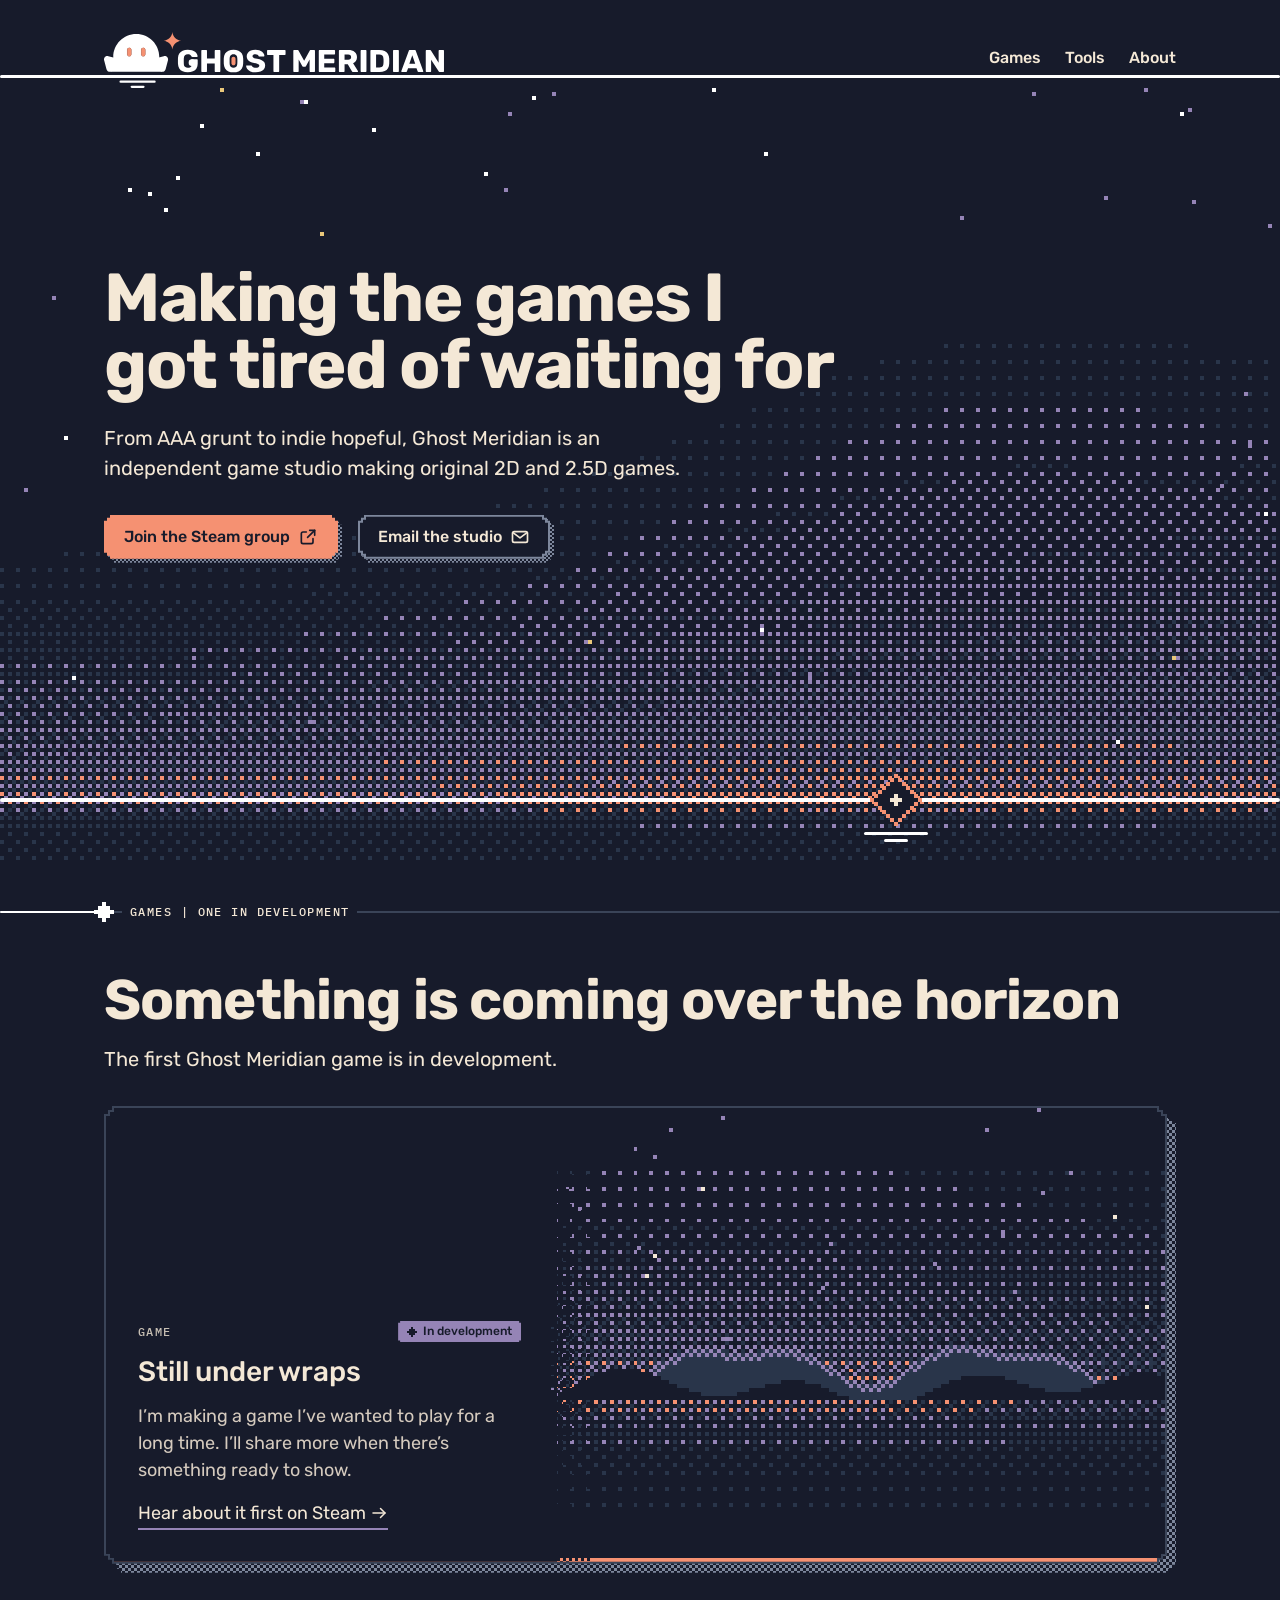
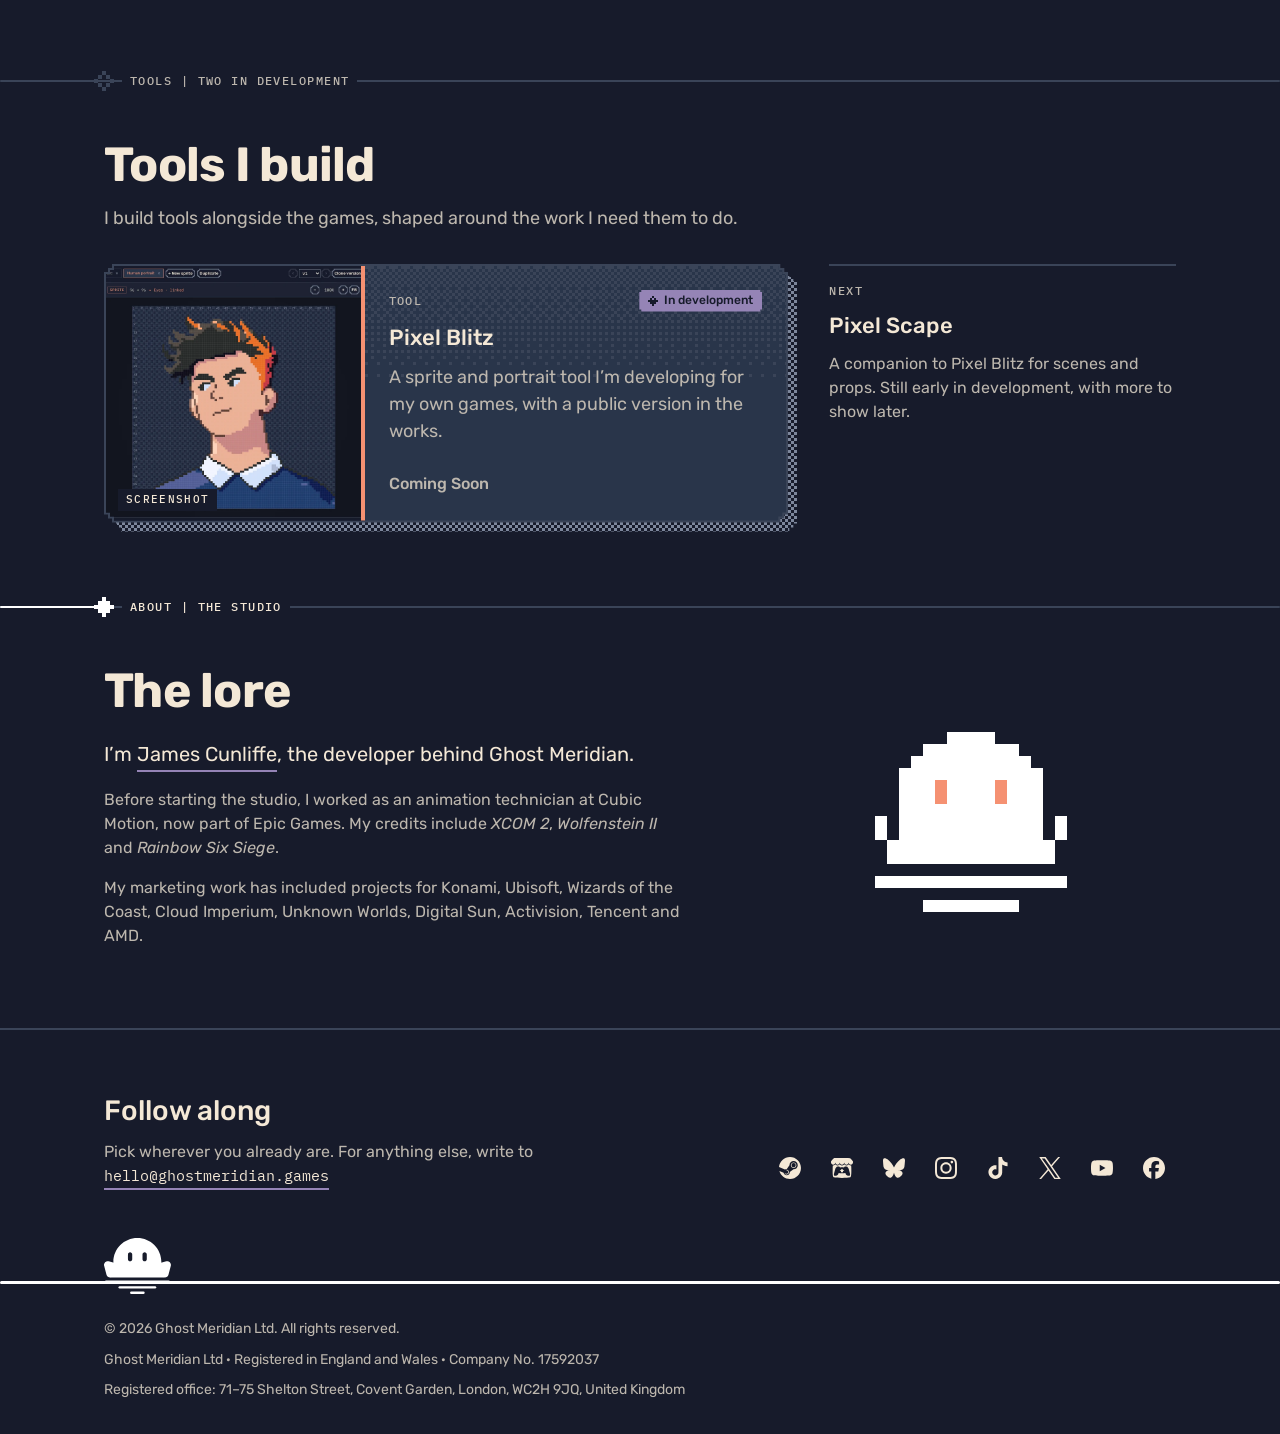
<file: index.html>
<!doctype html>
<html lang="en-GB">
<head>
<meta charset="utf-8">
<meta name="viewport" content="width=device-width, initial-scale=1, viewport-fit=cover">
<title>Ghost Meridian</title>
<meta name="description" content="Ghost Meridian is an independent game studio making original 2D and 2.5D games. The first game is in development.">
<meta name="theme-color" content="#171B2B">
<meta property="og:type" content="website">
<meta property="og:url" content="https://ghostmeridian.games/">
<meta property="og:title" content="Ghost Meridian">
<meta property="og:description" content="An independent game studio making original 2D and 2.5D games. The first game is in development.">
<meta property="og:image" content="https://ghostmeridian.games/assets/img/og-image.png">
<meta property="og:image:width" content="1200">
<meta property="og:image:height" content="630">
<meta property="og:image:alt" content="The Ghost Meridian logo above a pixel-art horizon at dusk.">
<meta name="twitter:card" content="summary_large_image">
<link rel="icon" href="assets/img/favicon.svg" type="image/svg+xml">
<link rel="preload" href="assets/fonts/Rubik-700.woff2" as="font" type="font/woff2" crossorigin>
<link rel="preload" href="assets/fonts/Rubik-400.woff2" as="font" type="font/woff2" crossorigin>
<link rel="stylesheet" href="assets/css/tokens.css">
<link rel="stylesheet" href="assets/css/components.css">
<link rel="stylesheet" href="assets/css/home.css">
<script>
  (function (d) {
    if (window.matchMedia && matchMedia('(prefers-reduced-motion: reduce)').matches) return;
    d.classList.add('js-horizon');
    setTimeout(function () { if (!d.classList.contains('horizon-done')) { d.classList.remove('js-horizon'); d.classList.add('horizon-done'); } }, 4000);
  })(document.documentElement);
</script>
</head>
<body>
<a class="skip-link" href="#main">Skip to content</a>

<header class="site-top">
  <div class="gm-masthead wrap">
    <span class="gm-masthead-line" aria-hidden="true"></span>
    <a class="gm-masthead-home" href="#main"><svg xmlns="http://www.w3.org/2000/svg" viewBox="0 0 637.05 104.79" role="img" aria-label="Ghost Meridian" class="gm-logo" focusable="false"><g class="gm-logo-ink"><path d="M156.72,75.53c-3.73,0-6.94-.62-9.63-1.85-2.69-1.24-4.77-3.04-6.24-5.42-1.47-2.37-2.29-5.27-2.44-8.68-.04-1.69-.06-3.48-.06-5.39s.02-3.72.06-5.45c.16-3.33.98-6.16,2.47-8.48,1.49-2.32,3.59-4.08,6.3-5.3,2.71-1.22,5.89-1.83,9.54-1.83,2.94,0,5.55.36,7.83,1.09,2.28.73,4.19,1.7,5.74,2.91,1.55,1.22,2.74,2.55,3.56,4s1.26,2.88,1.3,4.3c0,.35-.13.65-.38.88-.26.24-.56.35-.91.35h-8.6c-.43,0-.76-.07-.97-.21-.22-.14-.4-.34-.56-.62-.27-.59-.68-1.21-1.21-1.85s-1.26-1.21-2.18-1.68c-.92-.47-2.13-.71-3.62-.71-2.2,0-3.94.59-5.24,1.77-1.3,1.18-2,3.06-2.12,5.65-.12,3.38-.12,6.79,0,10.25.12,2.75.84,4.73,2.18,5.95,1.33,1.22,3.12,1.83,5.36,1.83,1.45,0,2.76-.25,3.92-.77,1.16-.51,2.07-1.3,2.74-2.38.67-1.08,1-2.46,1-4.15v-1.12h.14c-.43,0-.79-.15-1.06-.44-.28-.29-.41-.66-.41-1.09v-4.36c0-.43.14-.79.41-1.09.27-.29.63-.44,1.06-.44h9.16c.43,0,.78.15,1.06.44.27.29.41.66.41,1.09v6.71c0,3.38-.77,6.26-2.3,8.65-1.53,2.4-3.7,4.23-6.51,5.51-2.81,1.28-6.07,1.91-9.8,1.91Z"></path><path d="M183.57,74.94c-.43,0-.79-.14-1.06-.41-.27-.27-.41-.63-.41-1.06v-38.27c0-.43.14-.78.41-1.06.27-.27.63-.41,1.06-.41h7.6c.43,0,.79.14,1.09.41.29.28.44.63.44,1.06v14.19h14.48v-14.19c0-.43.14-.78.41-1.06.27-.27.63-.41,1.06-.41h7.6c.43,0,.78.14,1.06.41.27.28.41.63.41,1.06v38.27c0,.39-.14.74-.41,1.03-.28.29-.63.44-1.06.44h-7.6c-.43,0-.79-.15-1.06-.44-.27-.29-.41-.64-.41-1.03v-14.66h-14.48v14.66c0,.39-.15.74-.44,1.03-.29.29-.66.44-1.09.44h-7.6Z"></path><path d="M242.29,75.53c-3.61,0-6.75-.59-9.42-1.77-2.67-1.18-4.75-2.95-6.24-5.33-1.49-2.37-2.32-5.35-2.47-8.92-.04-1.69-.06-3.39-.06-5.09s.02-3.41.06-5.09c.16-3.53.99-6.51,2.5-8.92,1.51-2.41,3.61-4.23,6.3-5.45,2.69-1.22,5.8-1.83,9.33-1.83s6.69.61,9.36,1.83c2.67,1.22,4.77,3.03,6.3,5.45s2.35,5.39,2.47,8.92c.08,1.69.12,3.39.12,5.09s-.04,3.41-.12,5.09c-.12,3.57-.93,6.55-2.44,8.92-1.51,2.38-3.6,4.15-6.27,5.33-2.67,1.18-5.81,1.77-9.42,1.77ZM242.29,67.05c2.08,0,3.78-.63,5.09-1.88,1.31-1.26,2.01-3.26,2.09-6.01.08-1.73.12-3.36.12-4.89s-.04-3.12-.12-4.77c-.08-1.84-.42-3.35-1.03-4.5-.61-1.16-1.44-2.01-2.5-2.56-1.06-.55-2.28-.82-3.65-.82s-2.53.28-3.59.82c-1.06.55-1.9,1.4-2.53,2.56-.63,1.16-.98,2.66-1.06,4.5-.04,1.65-.06,3.24-.06,4.77s.02,3.16.06,4.89c.12,2.75.83,4.75,2.15,6.01,1.31,1.26,2.99,1.88,5.03,1.88Z"></path><path d="M283.74,75.53c-3.93,0-7.18-.56-9.77-1.68-2.59-1.12-4.55-2.58-5.89-4.39-1.33-1.8-2.04-3.73-2.12-5.77,0-.31.13-.6.38-.85s.56-.38.91-.38h7.42c.55,0,.97.1,1.27.29s.56.45.79.77c.31.59.76,1.16,1.32,1.71.57.55,1.32.99,2.27,1.33.94.33,2.08.5,3.42.5,2.28,0,3.99-.35,5.15-1.06,1.16-.71,1.74-1.67,1.74-2.88,0-.9-.31-1.63-.94-2.18-.63-.55-1.64-1.05-3.03-1.5-1.39-.45-3.25-.91-5.56-1.38-2.98-.63-5.53-1.44-7.62-2.44-2.1-1-3.7-2.32-4.8-3.94-1.1-1.63-1.65-3.66-1.65-6.09s.68-4.53,2.03-6.42c1.35-1.88,3.25-3.36,5.68-4.42,2.43-1.06,5.32-1.59,8.66-1.59,2.71,0,5.09.35,7.15,1.06,2.06.71,3.8,1.65,5.21,2.83,1.41,1.18,2.48,2.42,3.21,3.74.73,1.32,1.11,2.6,1.15,3.86,0,.31-.11.6-.32.85-.22.26-.52.38-.91.38h-7.77c-.43,0-.81-.08-1.12-.24-.31-.16-.59-.41-.82-.77-.24-.86-.85-1.62-1.85-2.27s-2.31-.97-3.92-.97c-1.73,0-3.07.3-4.03.91-.96.61-1.44,1.54-1.44,2.8,0,.79.27,1.47.79,2.06s1.41,1.1,2.65,1.53c1.24.43,2.93.88,5.09,1.35,3.57.67,6.46,1.5,8.66,2.5,2.2,1,3.82,2.3,4.86,3.89,1.04,1.59,1.56,3.58,1.56,5.98,0,2.67-.77,4.97-2.3,6.89-1.53,1.92-3.62,3.41-6.27,4.45-2.65,1.04-5.72,1.56-9.21,1.56Z"></path><path d="M318.54,74.94c-.43,0-.79-.15-1.06-.44-.28-.29-.41-.64-.41-1.03v-30.5h-10.48c-.43,0-.79-.15-1.06-.44-.27-.29-.41-.64-.41-1.03v-6.3c0-.43.14-.78.41-1.06.27-.27.63-.41,1.06-.41h31.68c.43,0,.78.14,1.06.41.27.28.41.63.41,1.06v6.3c0,.39-.14.74-.41,1.03-.27.29-.63.44-1.06.44h-10.48v30.5c0,.39-.14.74-.41,1.03-.28.29-.63.44-1.06.44h-7.77Z"></path><path d="M355.75,74.94c-.39,0-.74-.15-1.03-.44-.29-.29-.44-.64-.44-1.03v-38.27c0-.43.15-.78.44-1.06.29-.27.64-.41,1.03-.41h6.36c.67,0,1.16.17,1.47.5.31.33.51.6.59.79l10.36,18.55,10.36-18.55c.12-.2.32-.46.62-.79.29-.33.77-.5,1.44-.5h6.3c.43,0,.79.14,1.09.41.29.28.44.63.44,1.06v38.27c0,.39-.15.74-.44,1.03-.29.29-.66.44-1.09.44h-7.01c-.43,0-.79-.15-1.09-.44-.29-.29-.44-.64-.44-1.03v-22.08l-6.59,12.31c-.2.35-.45.67-.77.94-.31.28-.75.41-1.3.41h-3.06c-.55,0-.98-.14-1.29-.41-.31-.27-.57-.59-.77-.94l-6.65-12.31v22.08c0,.39-.14.74-.41,1.03-.27.29-.63.44-1.06.44h-7.07Z"></path><path d="M403.39,74.94c-.43,0-.79-.15-1.06-.44-.27-.29-.41-.64-.41-1.03v-38.27c0-.43.14-.78.41-1.06.27-.27.63-.41,1.06-.41h27.5c.43,0,.78.14,1.06.41.27.28.41.63.41,1.06v5.54c0,.43-.14.79-.41,1.06-.27.28-.63.41-1.06.41h-18.78v7.95h17.49c.43,0,.78.15,1.06.44.27.29.41.66.41,1.09v5.12c0,.39-.14.74-.41,1.03-.28.29-.63.44-1.06.44h-17.49v8.18h19.25c.43,0,.78.14,1.06.41.27.28.41.63.41,1.06v5.53c0,.39-.14.74-.41,1.03-.27.29-.63.44-1.06.44h-27.97Z"></path><path d="M441.02,74.94c-.43,0-.79-.15-1.06-.44-.27-.29-.41-.64-.41-1.03v-38.27c0-.43.14-.78.41-1.06.27-.27.63-.41,1.06-.41h16.02c5.1,0,9.11,1.17,12.01,3.5,2.9,2.34,4.36,5.64,4.36,9.92,0,2.79-.67,5.14-2,7.07-1.33,1.92-3.1,3.38-5.3,4.36l9.07,14.48c.12.24.18.45.18.65,0,.31-.13.6-.38.85s-.54.38-.85.38h-7.83c-.75,0-1.3-.19-1.65-.56-.35-.37-.61-.71-.77-1.03l-7.71-12.95h-6.01v13.07c0,.39-.15.74-.44,1.03-.29.29-.66.44-1.09.44h-7.6ZM450.14,52.03h6.77c1.84,0,3.23-.45,4.15-1.35.92-.9,1.38-2.12,1.38-3.65s-.44-2.77-1.32-3.71c-.88-.94-2.29-1.41-4.21-1.41h-6.77v10.13Z"></path><path d="M481.7,74.94c-.43,0-.79-.15-1.06-.44-.27-.29-.41-.64-.41-1.03v-38.27c0-.43.14-.78.41-1.06.27-.27.63-.41,1.06-.41h7.89c.43,0,.79.14,1.09.41.29.28.44.63.44,1.06v38.27c0,.39-.15.74-.44,1.03-.29.29-.66.44-1.09.44h-7.89Z"></path><path d="M500.01,74.94c-.43,0-.79-.15-1.06-.44-.27-.29-.41-.64-.41-1.03v-38.27c0-.43.14-.78.41-1.06.27-.27.63-.41,1.06-.41h15.31c3.85,0,7.12.62,9.83,1.85,2.71,1.24,4.79,3.04,6.24,5.42,1.45,2.38,2.24,5.31,2.36,8.8.04,1.73.06,3.24.06,4.53s-.02,2.79-.06,4.47c-.16,3.65-.93,6.67-2.33,9.07-1.39,2.39-3.42,4.17-6.06,5.33-2.65,1.16-5.9,1.74-9.74,1.74h-15.6ZM509.13,66.46h6.18c1.69,0,3.09-.26,4.21-.79,1.12-.53,1.96-1.36,2.53-2.5.57-1.14.87-2.63.91-4.47.08-1.14.13-2.16.15-3.06.02-.9.02-1.81,0-2.71-.02-.9-.07-1.9-.15-3-.08-2.67-.78-4.62-2.09-5.86-1.32-1.24-3.27-1.85-5.86-1.85h-5.89v24.26Z"></path><path d="M542.33,74.94c-.43,0-.79-.15-1.06-.44-.27-.29-.41-.64-.41-1.03v-38.27c0-.43.14-.78.41-1.06.27-.27.63-.41,1.06-.41h7.89c.43,0,.79.14,1.09.41.29.28.44.63.44,1.06v38.27c0,.39-.15.74-.44,1.03-.29.29-.66.44-1.09.44h-7.89Z"></path><path d="M557.58,74.94c-.31,0-.6-.13-.85-.38-.26-.25-.38-.54-.38-.85,0-.2.02-.37.06-.53l13.84-37.8c.12-.43.36-.81.74-1.15.37-.33.89-.5,1.56-.5h8.71c.67,0,1.19.17,1.56.5.37.33.62.72.74,1.15l13.78,37.8c.08.16.12.33.12.53,0,.31-.13.6-.38.85s-.56.38-.91.38h-7.24c-.59,0-1.03-.15-1.32-.44-.29-.29-.48-.56-.56-.79l-2.3-6.01h-15.72l-2.24,6.01c-.08.24-.26.5-.53.79-.27.29-.75.44-1.41.44h-7.24ZM571.42,59.22h10.95l-5.48-15.54-5.48,15.54Z"></path><path d="M603.57,74.94c-.43,0-.79-.15-1.06-.44-.27-.29-.41-.64-.41-1.03v-38.27c0-.43.14-.78.41-1.06.27-.27.63-.41,1.06-.41h6.24c.67,0,1.15.15,1.44.44.29.29.48.52.56.68l14.37,22.61v-22.26c0-.43.14-.78.41-1.06.27-.27.63-.41,1.06-.41h7.07c.43,0,.78.14,1.06.41.27.28.41.63.41,1.06v38.21c0,.43-.14.79-.41,1.09-.28.29-.63.44-1.06.44h-6.3c-.63,0-1.09-.16-1.38-.47-.29-.31-.48-.53-.56-.65l-14.37-21.79v21.43c0,.39-.14.74-.41,1.03-.27.29-.63.44-1.06.44h-7.07Z"></path><rect x="4.25" y="80.29" width="632.81" height="5.02" rx="2.51" ry="2.51"></rect><rect x="28.92" y="90.71" width="67.85" height="4.32" rx="2.16" ry="2.16"></rect><rect x="49.74" y="100.48" width="26.22" height="4.32" rx="2.16" ry="2.16"></rect><path d="M17.34,46.74C17.34,22.96,36.62,3.68,60.41,3.68s43.06,19.28,43.06,43.06c0,12.46,3.05,22.7,5.54,27.68H11.81c2.49-4.98,5.54-15.23,5.54-27.68ZM43.49,33.28v8.46c0,2.12,1.72,3.84,3.84,3.84s3.84-1.72,3.84-3.84v-8.46c0-2.12-1.72-3.84-3.84-3.84s-3.84,1.72-3.84,3.84ZM69.63,33.28v8.46c0,2.12,1.72,3.84,3.84,3.84s3.84-1.72,3.84-3.84v-8.46c0-2.12-1.72-3.84-3.84-3.84s-3.84,1.72-3.84,3.84Z" fill-rule="evenodd"></path><path d="M111.86,45.16l-16.61,4.45c-4.78,1.28-6.39,7.26-2.88,10.77l12.16,12.16c3.5,3.5,9.48,1.9,10.77-2.88l4.45-16.61c1.28-4.78-3.1-9.16-7.88-7.88Z"></path><path d="M.23,53.04l4.45,16.61c1.28,4.78,7.26,6.39,10.77,2.88l12.16-12.16c3.5-3.5,1.9-9.48-2.88-10.77l-16.61-4.45c-4.78-1.28-9.16,3.1-7.88,7.88Z"></path><circle cx="164.49" cy="57.31" r="6.1"></circle></g><g class="gm-logo-accent"><path d="M127.97,0h0c.81,8.7,7.69,15.58,16.39,16.39h0s0,0,0,0c-8.7.81-15.58,7.69-16.39,16.39h0s0,0,0,0c-.81-8.7-7.69-15.58-16.39-16.39h0s0,0,0,0C120.27,15.58,127.16,8.7,127.97,0h0Z"></path><path d="M238.47,50.1c0-2.12,1.72-3.84,3.84-3.84s3.84,1.72,3.84,3.84v8.46c0,2.12-1.72,3.84-3.84,3.84s-3.84-1.72-3.84-3.84v-8.46Z"></path><path d="M43.49,33.28c0-2.12,1.72-3.84,3.84-3.84s3.84,1.72,3.84,3.84v8.46c0,2.12-1.72,3.84-3.84,3.84s-3.84-1.72-3.84-3.84v-8.46Z" stroke="var(--afterglow)" stroke-width="0.354"></path><path d="M69.63,33.28c0-2.12,1.72-3.84,3.84-3.84s3.84,1.72,3.84,3.84v8.46c0,2.12-1.72,3.84-3.84,3.84s-3.84-1.72-3.84-3.84v-8.46Z" stroke="var(--afterglow)" stroke-width="0.354"></path></g></svg></a>
    <nav class="gm-masthead-nav site-nav" aria-label="Sections">
      <a href="#games">Games</a>
      <a href="#tools">Tools</a>
      <a href="#about">About</a>
    </nav>
  </div>
</header>

<main id="main">
  <section class="hero" aria-labelledby="hero-title">
    <canvas class="hero-layer" id="sky" aria-hidden="true"></canvas>
    <canvas class="hero-layer" id="stars" aria-hidden="true"></canvas>
    <canvas class="hero-layer" id="haze" aria-hidden="true"></canvas>
    <div class="hero-copy wrap">
      <h1 class="hero-title" id="hero-title">Making the games I got tired of waiting for</h1>
      <p class="hero-lead">From AAA grunt to indie hopeful, Ghost Meridian is an independent game studio making original 2D and 2.5D games.</p>
      <div class="hero-actions">
        <a class="gm-button gm-button-primary" href="https://steamcommunity.com/groups/GhostMeridianGames" rel="me"><span class="gm-button-shadow" aria-hidden="true"></span><span class="gm-button-face" aria-hidden="true"></span><span class="gm-button-edge" aria-hidden="true"></span><span class="gm-button-label"><span>Join the Steam group</span><span class="gm-button-after"><svg xmlns="http://www.w3.org/2000/svg" viewBox="0 0 24 24" width="20" height="20" fill="none" stroke="currentColor" stroke-width="2" stroke-linecap="round" stroke-linejoin="round" class="gm-icon" focusable="false" aria-hidden="true"><path d="M14 4h6v6"></path><path d="M20 4l-8.5 8.5"></path><path d="M18 14v4a2 2 0 0 1-2 2H6a2 2 0 0 1-2-2V8a2 2 0 0 1 2-2h4"></path></svg></span></span></a>
        <a class="gm-button gm-button-secondary" href="mailto:hello@ghostmeridian.games"><span class="gm-button-shadow" aria-hidden="true"></span><span class="gm-button-face" aria-hidden="true"></span><span class="gm-button-edge" aria-hidden="true"></span><span class="gm-button-label"><span>Email the studio</span><span class="gm-button-after"><svg xmlns="http://www.w3.org/2000/svg" viewBox="0 0 24 24" width="20" height="20" fill="none" stroke="currentColor" stroke-width="2" stroke-linecap="round" stroke-linejoin="round" class="gm-icon" focusable="false" aria-hidden="true"><rect x="3" y="5.5" width="18" height="13" rx="2"></rect><path d="m4 7 8 6 8-6"></path></svg></span></span></a>
      </div>
    </div>
    <div class="hero-horizon">
      <div class="gm-meridian" role="separator" id="meridian">
        <span class="gm-meridian-line"></span>
        <span class="gm-meridian-marker" style="left:70%"><svg xmlns="http://www.w3.org/2000/svg" viewBox="0 0 13 13" width="52" height="52" shape-rendering="crispEdges" class="gm-diamond" aria-hidden="true"><rect class="r" x="6" y="0" width="1" height="1"></rect><rect class="r" x="5" y="1" width="1" height="1"></rect><rect class="p" x="6" y="1" width="1" height="1"></rect><rect class="r" x="7" y="1" width="1" height="1"></rect><rect class="r" x="4" y="2" width="1" height="1"></rect><rect class="p" x="5" y="2" width="3" height="1"></rect><rect class="r" x="8" y="2" width="1" height="1"></rect><rect class="r" x="3" y="3" width="1" height="1"></rect><rect class="p" x="4" y="3" width="5" height="1"></rect><rect class="r" x="9" y="3" width="1" height="1"></rect><rect class="r" x="2" y="4" width="1" height="1"></rect><rect class="p" x="3" y="4" width="7" height="1"></rect><rect class="r" x="10" y="4" width="1" height="1"></rect><rect class="r" x="1" y="5" width="1" height="1"></rect><rect class="p" x="2" y="5" width="4" height="1"></rect><rect class="c" x="6" y="5" width="1" height="1"></rect><rect class="p" x="7" y="5" width="4" height="1"></rect><rect class="r" x="11" y="5" width="1" height="1"></rect><rect class="r" x="0" y="6" width="1" height="1"></rect><rect class="p" x="1" y="6" width="4" height="1"></rect><rect class="c" x="5" y="6" width="3" height="1"></rect><rect class="p" x="8" y="6" width="4" height="1"></rect><rect class="r" x="12" y="6" width="1" height="1"></rect><rect class="r" x="1" y="7" width="1" height="1"></rect><rect class="p" x="2" y="7" width="4" height="1"></rect><rect class="c" x="6" y="7" width="1" height="1"></rect><rect class="p" x="7" y="7" width="4" height="1"></rect><rect class="r" x="11" y="7" width="1" height="1"></rect><rect class="r" x="2" y="8" width="1" height="1"></rect><rect class="p" x="3" y="8" width="7" height="1"></rect><rect class="r" x="10" y="8" width="1" height="1"></rect><rect class="r" x="3" y="9" width="1" height="1"></rect><rect class="p" x="4" y="9" width="5" height="1"></rect><rect class="r" x="9" y="9" width="1" height="1"></rect><rect class="r" x="4" y="10" width="1" height="1"></rect><rect class="p" x="5" y="10" width="3" height="1"></rect><rect class="r" x="8" y="10" width="1" height="1"></rect><rect class="r" x="5" y="11" width="1" height="1"></rect><rect class="p" x="6" y="11" width="1" height="1"></rect><rect class="r" x="7" y="11" width="1" height="1"></rect><rect class="r" x="6" y="12" width="1" height="1"></rect></svg></span>
        <span class="gm-meridian-reflections" style="left:70%"><span></span><span></span></span>
      </div>
    </div>
    <canvas class="hero-fx" id="fx" aria-hidden="true"></canvas>
  </section>

  <section class="section section-games" id="games" aria-labelledby="games-title">
    <div class="spine" aria-hidden="true"><span class="spine-line"></span><span class="spine-lit"></span><span class="spine-mark"><svg class="gm-tag-marker" viewBox="0 0 5 5" aria-hidden="true"><rect x="2" y="0" width="1" height="1"></rect><rect x="1" y="1" width="1" height="1"></rect><rect x="3" y="1" width="1" height="1"></rect><rect x="0" y="2" width="1" height="1"></rect><rect x="4" y="2" width="1" height="1"></rect><rect x="1" y="3" width="1" height="1"></rect><rect x="3" y="3" width="1" height="1"></rect><rect x="2" y="4" width="1" height="1"></rect><rect class="r3" x="2" y="3" width="1" height="1"></rect><rect class="r2" x="1" y="2" width="1" height="1"></rect><rect class="r2" x="2" y="2" width="1" height="1"></rect><rect class="r2" x="3" y="2" width="1" height="1"></rect><rect class="r1" x="2" y="1" width="1" height="1"></rect></svg></span><span class="spine-label gm-eyebrow">Games | One in development</span></div>
    <div class="wrap">
      <div class="section-head">
        <h2 class="section-title" id="games-title">Something is coming over the horizon</h2>
        <p class="section-lead">The first Ghost Meridian game is in development.</p>
      </div>
      <article class="gm-card gm-card-banner gm-card-hover">
        <div class="gm-card-frame">
          <div class="gm-card-inner">
            <figure class="gm-card-media gm-card-media-line">
              <canvas id="keyart" aria-hidden="true"></canvas>
                          </figure>
            <div class="gm-card-body">
              <div class="gm-card-top">
                <span class="gm-eyebrow">Game</span>
                <span class="gm-tag gm-tag-lilac gm-tag-in-development gm-tag-live"><svg class="gm-tag-marker" viewBox="0 0 5 5" aria-hidden="true"><rect x="2" y="0" width="1" height="1"></rect><rect x="1" y="1" width="1" height="1"></rect><rect x="3" y="1" width="1" height="1"></rect><rect x="0" y="2" width="1" height="1"></rect><rect x="4" y="2" width="1" height="1"></rect><rect x="1" y="3" width="1" height="1"></rect><rect x="3" y="3" width="1" height="1"></rect><rect x="2" y="4" width="1" height="1"></rect><rect class="r3" x="2" y="3" width="1" height="1"></rect><rect class="r2" x="1" y="2" width="1" height="1"></rect><rect class="r2" x="2" y="2" width="1" height="1"></rect><rect class="r2" x="3" y="2" width="1" height="1"></rect><rect class="r1" x="2" y="1" width="1" height="1"></rect></svg><span>In development</span></span>
              </div>
              <h3 class="gm-card-title">Still under wraps</h3>
              <div class="gm-card-text"><p>I’m making a game I’ve wanted to play for a long time. I’ll share more when there’s something ready to show.</p></div>
              <a class="gm-card-cta gm-link" href="https://steamcommunity.com/groups/GhostMeridianGames" rel="me">Hear about it first on Steam<svg xmlns="http://www.w3.org/2000/svg" viewBox="0 0 24 24" width="18" height="18" fill="none" stroke="currentColor" stroke-width="2" stroke-linecap="round" stroke-linejoin="round" class="gm-icon" focusable="false" aria-hidden="true"><path d="M4 12h16"></path><path d="m14 6 6 6-6 6"></path></svg></a>
            </div>
          </div>
        </div>
      </article>
    </div>
  </section>

  <section class="section" id="tools" aria-labelledby="tools-title">
    <div class="spine" aria-hidden="true"><span class="spine-line"></span><span class="spine-lit"></span><span class="spine-mark"><svg class="gm-tag-marker" viewBox="0 0 5 5" aria-hidden="true"><rect x="2" y="0" width="1" height="1"></rect><rect x="1" y="1" width="1" height="1"></rect><rect x="3" y="1" width="1" height="1"></rect><rect x="0" y="2" width="1" height="1"></rect><rect x="4" y="2" width="1" height="1"></rect><rect x="1" y="3" width="1" height="1"></rect><rect x="3" y="3" width="1" height="1"></rect><rect x="2" y="4" width="1" height="1"></rect><rect class="r3" x="2" y="3" width="1" height="1"></rect><rect class="r2" x="1" y="2" width="1" height="1"></rect><rect class="r2" x="2" y="2" width="1" height="1"></rect><rect class="r2" x="3" y="2" width="1" height="1"></rect><rect class="r1" x="2" y="1" width="1" height="1"></rect></svg></span><span class="spine-label gm-eyebrow">Tools | Two in development</span></div>
    <div class="wrap">
      <div class="section-head">
        <h2 class="section-title" id="tools-title">Tools I build</h2>
        <p class="section-lead">I build tools alongside the games, shaped around the work I need them to do.</p>
      </div>
      <div class="tools-grid">
        <article class="gm-card gm-card-side gm-card-has-media">
          <div class="gm-card-frame">
            <div class="gm-card-inner">
              <figure class="gm-card-media gm-card-media-line" style="aspect-ratio:1 / 1">
                <img src="assets/img/home-portrait.webp" alt="Pixel Blitz's Portrait tab, with a lit pixel-art face built from Library parts." width="796" height="796" style="object-position:center top">
                <figcaption class="gm-card-media-label">Screenshot</figcaption>
              </figure>
              <div class="gm-card-body">
                <div class="gm-card-top">
                  <span class="gm-eyebrow">Tool</span>
                  <span class="gm-tag gm-tag-lilac gm-tag-in-development gm-tag-still"><svg class="gm-tag-marker" viewBox="0 0 5 5" aria-hidden="true"><rect x="2" y="0" width="1" height="1"></rect><rect x="1" y="1" width="1" height="1"></rect><rect x="3" y="1" width="1" height="1"></rect><rect x="0" y="2" width="1" height="1"></rect><rect x="4" y="2" width="1" height="1"></rect><rect x="1" y="3" width="1" height="1"></rect><rect x="3" y="3" width="1" height="1"></rect><rect x="2" y="4" width="1" height="1"></rect><rect class="r3" x="2" y="3" width="1" height="1"></rect><rect class="r2" x="1" y="2" width="1" height="1"></rect><rect class="r2" x="2" y="2" width="1" height="1"></rect><rect class="r2" x="3" y="2" width="1" height="1"></rect><rect class="r1" x="2" y="1" width="1" height="1"></rect></svg><span>In development</span></span>
                </div>
                <h3 class="gm-card-title">Pixel Blitz</h3>
                <div class="gm-card-text"><p>A sprite and portrait tool I’m developing for my own games, with a public version in the works.</p></div>
                <span class="gm-card-status">Coming Soon</span>
              </div>
            </div>
          </div>
        </article>
        <div class="tools-next">
          <div class="tools-next-top"><span class="gm-eyebrow">Next</span></div>
          <h3 class="tools-next-title">Pixel Scape</h3>
          <p>A companion to Pixel Blitz for scenes and props. Still early in development, with more to show later.</p>
        </div>
      </div>
    </div>
  </section>

  <section class="section" id="about" aria-labelledby="about-title">
    <div class="spine" aria-hidden="true"><span class="spine-line"></span><span class="spine-lit"></span><span class="spine-mark"><svg class="gm-tag-marker" viewBox="0 0 5 5" aria-hidden="true"><rect x="2" y="0" width="1" height="1"></rect><rect x="1" y="1" width="1" height="1"></rect><rect x="3" y="1" width="1" height="1"></rect><rect x="0" y="2" width="1" height="1"></rect><rect x="4" y="2" width="1" height="1"></rect><rect x="1" y="3" width="1" height="1"></rect><rect x="3" y="3" width="1" height="1"></rect><rect x="2" y="4" width="1" height="1"></rect><rect class="r3" x="2" y="3" width="1" height="1"></rect><rect class="r2" x="1" y="2" width="1" height="1"></rect><rect class="r2" x="2" y="2" width="1" height="1"></rect><rect class="r2" x="3" y="2" width="1" height="1"></rect><rect class="r1" x="2" y="1" width="1" height="1"></rect></svg></span><span class="spine-label gm-eyebrow">About | The studio</span></div>
    <div class="wrap about">
      <div class="about-text">
        <h2 class="section-title" id="about-title">The lore</h2>
        <p class="about-lead">I’m <a class="gm-link" href="https://www.imdb.com/name/nm6382359/">James Cunliffe</a>, the developer behind Ghost Meridian.</p>
        <p>Before starting the studio, I worked as an animation technician at Cubic Motion, now part of Epic Games. My credits include <i>XCOM 2</i>, <i>Wolfenstein II</i> and <i>Rainbow Six Siege</i>.</p>
        <p>My marketing work has included projects for Konami, Ubisoft, Wizards of the Coast, Cloud Imperium, Unknown Worlds, Digital Sun, Activision, Tencent and AMD.</p>
      </div>
      <figure class="about-art" aria-hidden="true">
        <svg class="gm-ghost" id="ghost" viewBox="0 0 16 16" width="192" height="192" shape-rendering="crispEdges">
          <g class="gm-ghost-body" id="ghost-body" fill="#FFFFFF">
            <rect x="6" y="1" width="4" height="1"/><rect x="4" y="2" width="8" height="1"/><rect x="3" y="3" width="10" height="1"/><rect x="2" y="4" width="12" height="1"/>
            <rect x="2" y="5" width="12" height="2"/>
            <rect x="2" y="7" width="12" height="1"/><rect x="0" y="8" width="1" height="1"/><rect x="2" y="8" width="12" height="1"/><rect x="15" y="8" width="1" height="1"/>
            <rect x="0" y="9" width="1" height="1"/><rect x="2" y="9" width="12" height="1"/><rect x="15" y="9" width="1" height="1"/><rect x="1" y="10" width="14" height="1"/><rect x="1" y="11" width="14" height="1"/>
            <g class="gm-ghost-eyes" id="ghost-eyes" fill="#F59172"><rect x="5" y="5" width="1" height="2"/><rect x="10" y="5" width="1" height="2"/></g>
          </g>
          <g fill="#FFFFFF"><rect x="0" y="13" width="16" height="1"/><rect x="4" y="15" width="8" height="1"/></g>
        </svg>
      </figure>
    </div>
  </section>
</main>

<footer class="site-foot" id="follow" aria-labelledby="follow-title">
  <div class="wrap">
    <div class="follow">
      <div>
        <h2 class="follow-title" id="follow-title">Follow along</h2>
        <p class="follow-text">Pick wherever you already are. For anything else, write to <a class="follow-mail gm-link" href="mailto:hello@ghostmeridian.games">hello@ghostmeridian.games</a></p>
      </div>
      <ul class="gm-socials gm-socials-icons" aria-label="Ghost Meridian elsewhere"><li><a class="gm-social-only" href="https://steamcommunity.com/groups/GhostMeridianGames" rel="me" aria-label="Steam"><svg xmlns="http://www.w3.org/2000/svg" viewBox="0 0 24 24" width="22" height="22" fill="currentColor" class="gm-social-icon" focusable="false" aria-hidden="true"><path d="M11.979 0C5.678 0 .511 4.86.022 11.037l6.432 2.658c.545-.371 1.203-.59 1.912-.59.063 0 .125.004.188.006l2.861-4.142V8.91c0-2.495 2.028-4.524 4.524-4.524 2.494 0 4.524 2.031 4.524 4.527s-2.03 4.525-4.524 4.525h-.105l-4.076 2.911c0 .052.004.105.004.159 0 1.875-1.515 3.396-3.39 3.396-1.635 0-3.016-1.173-3.331-2.727L.436 15.27C1.862 20.307 6.486 24 11.979 24c6.627 0 11.999-5.373 11.999-12S18.605 0 11.979 0zM7.54 18.21l-1.473-.61c.262.543.714.999 1.314 1.25 1.297.539 2.793-.076 3.332-1.375.263-.63.264-1.319.005-1.949s-.75-1.121-1.377-1.383c-.624-.26-1.29-.249-1.878-.03l1.523.63c.956.4 1.409 1.5 1.009 2.455-.397.957-1.497 1.41-2.454 1.012H7.54zm11.415-9.303c0-1.662-1.353-3.015-3.015-3.015-1.665 0-3.015 1.353-3.015 3.015 0 1.665 1.35 3.015 3.015 3.015 1.663 0 3.015-1.35 3.015-3.015zm-5.273-.005c0-1.252 1.013-2.266 2.265-2.266 1.249 0 2.266 1.014 2.266 2.266 0 1.251-1.017 2.265-2.266 2.265-1.253 0-2.265-1.014-2.265-2.265z"></path></svg></a></li><li><a class="gm-social-only" href="https://ghostmeridian.itch.io" rel="me" aria-label="itch.io"><svg xmlns="http://www.w3.org/2000/svg" viewBox="0 0 24 24" width="22" height="22" fill="currentColor" class="gm-social-icon" focusable="false" aria-hidden="true"><path d="M3.13 1.338C2.08 1.96.02 4.328 0 4.95v1.03c0 1.303 1.22 2.45 2.325 2.45 1.33 0 2.436-1.102 2.436-2.41 0 1.308 1.07 2.41 2.4 2.41 1.328 0 2.362-1.102 2.362-2.41 0 1.308 1.137 2.41 2.466 2.41h.024c1.33 0 2.466-1.102 2.466-2.41 0 1.308 1.034 2.41 2.363 2.41 1.33 0 2.4-1.102 2.4-2.41 0 1.308 1.106 2.41 2.435 2.41C22.78 8.43 24 7.282 24 5.98V4.95c-.02-.62-2.082-2.99-3.13-3.612-3.253-.114-5.508-.134-8.87-.133-3.362 0-7.945.053-8.87.133zm6.376 6.477a2.74 2.74 0 0 1-.468.602c-.5.49-1.19.795-1.947.795a2.786 2.786 0 0 1-1.95-.795c-.182-.178-.32-.37-.446-.59-.127.222-.303.412-.486.59a2.788 2.788 0 0 1-1.95.795c-.092 0-.187-.025-.264-.052-.107 1.113-.152 2.176-.168 2.95v.005l-.006 1.167c.02 2.334-.23 7.564 1.03 8.85 1.952.454 5.545.662 9.15.663 3.605 0 7.198-.21 9.15-.664 1.26-1.284 1.01-6.514 1.03-8.848l-.006-1.167v-.004c-.016-.775-.06-1.838-.168-2.95-.077.026-.172.052-.263.052a2.788 2.788 0 0 1-1.95-.795c-.184-.178-.36-.368-.486-.59-.127.22-.265.412-.447.59a2.786 2.786 0 0 1-1.95.794c-.76 0-1.446-.303-1.948-.793a2.74 2.74 0 0 1-.468-.602 2.738 2.738 0 0 1-.463.602 2.787 2.787 0 0 1-1.95.794h-.16a2.787 2.787 0 0 1-1.95-.793 2.738 2.738 0 0 1-.464-.602zm-2.004 2.59v.002c.795.002 1.5 0 2.373.953.687-.072 1.406-.108 2.125-.107.72 0 1.438.035 2.125.107.873-.953 1.578-.95 2.372-.953.376 0 1.876 0 2.92 2.934l1.123 4.028c.832 2.995-.266 3.068-1.636 3.07-2.03-.075-3.156-1.55-3.156-3.025-1.124.184-2.436.276-3.748.277-1.312 0-2.624-.093-3.748-.277 0 1.475-1.125 2.95-3.156 3.026-1.37-.004-2.468-.077-1.636-3.072l1.122-4.027c1.045-2.934 2.545-2.934 2.92-2.934zM12 12.714c-.002.002-2.14 1.964-2.523 2.662l1.4-.056v1.22c0 .056.56.033 1.123.007.562.026 1.124.05 1.124-.008v-1.22l1.4.055C14.138 14.677 12 12.713 12 12.713z"></path></svg></a></li><li><a class="gm-social-only" href="https://bsky.app/profile/ghostmeridiangames.bsky.social" rel="me" aria-label="Bluesky"><svg xmlns="http://www.w3.org/2000/svg" viewBox="0 0 24 24" width="22" height="22" fill="currentColor" class="gm-social-icon" focusable="false" aria-hidden="true"><path d="M5.202 2.857C7.954 4.922 10.913 9.11 12 11.358c1.087-2.247 4.046-6.436 6.798-8.501C20.783 1.366 24 .213 24 3.883c0 .732-.42 6.156-.667 7.037-.856 3.061-3.978 3.842-6.755 3.37 4.854.826 6.089 3.562 3.422 6.299-5.065 5.196-7.28-1.304-7.847-2.97-.104-.305-.152-.448-.153-.327 0-.121-.05.022-.153.327-.568 1.666-2.782 8.166-7.847 2.97-2.667-2.737-1.432-5.473 3.422-6.3-2.777.473-5.899-.308-6.755-3.369C.42 10.04 0 4.615 0 3.883c0-3.67 3.217-2.517 5.202-1.026"></path></svg></a></li><li><a class="gm-social-only" href="https://www.instagram.com/ghostmeridiangames/" rel="me" aria-label="Instagram"><svg xmlns="http://www.w3.org/2000/svg" viewBox="0 0 24 24" width="22" height="22" fill="currentColor" class="gm-social-icon" focusable="false" aria-hidden="true"><path d="M7.0301.084c-1.2768.0602-2.1487.264-2.911.5634-.7888.3075-1.4575.72-2.1228 1.3877-.6652.6677-1.075 1.3368-1.3802 2.127-.2954.7638-.4956 1.6365-.552 2.914-.0564 1.2775-.0689 1.6882-.0626 4.947.0062 3.2586.0206 3.6671.0825 4.9473.061 1.2765.264 2.1482.5635 2.9107.308.7889.72 1.4573 1.388 2.1228.6679.6655 1.3365 1.0743 2.1285 1.38.7632.295 1.6361.4961 2.9134.552 1.2773.056 1.6884.069 4.9462.0627 3.2578-.0062 3.668-.0207 4.9478-.0814 1.28-.0607 2.147-.2652 2.9098-.5633.7889-.3086 1.4578-.72 2.1228-1.3881.665-.6682 1.0745-1.3378 1.3795-2.1284.2957-.7632.4966-1.636.552-2.9124.056-1.2809.0692-1.6898.063-4.948-.0063-3.2583-.021-3.6668-.0817-4.9465-.0607-1.2797-.264-2.1487-.5633-2.9117-.3084-.7889-.72-1.4568-1.3876-2.1228C21.2982 1.33 20.628.9208 19.8378.6165 19.074.321 18.2017.1197 16.9244.0645 15.6471.0093 15.236-.005 11.977.0014 8.718.0076 8.31.0215 7.0301.0839m.1402 21.6932c-1.17-.0509-1.8053-.2453-2.2287-.408-.5606-.216-.96-.4771-1.3819-.895-.422-.4178-.6811-.8186-.9-1.378-.1644-.4234-.3624-1.058-.4171-2.228-.0595-1.2645-.072-1.6442-.079-4.848-.007-3.2037.0053-3.583.0607-4.848.05-1.169.2456-1.805.408-2.2282.216-.5613.4762-.96.895-1.3816.4188-.4217.8184-.6814 1.3783-.9003.423-.1651 1.0575-.3614 2.227-.4171 1.2655-.06 1.6447-.072 4.848-.079 3.2033-.007 3.5835.005 4.8495.0608 1.169.0508 1.8053.2445 2.228.408.5608.216.96.4754 1.3816.895.4217.4194.6816.8176.9005 1.3787.1653.4217.3617 1.056.4169 2.2263.0602 1.2655.0739 1.645.0796 4.848.0058 3.203-.0055 3.5834-.061 4.848-.051 1.17-.245 1.8055-.408 2.2294-.216.5604-.4763.96-.8954 1.3814-.419.4215-.8181.6811-1.3783.9-.4224.1649-1.0577.3617-2.2262.4174-1.2656.0595-1.6448.072-4.8493.079-3.2045.007-3.5825-.006-4.848-.0608M16.953 5.5864A1.44 1.44 0 1 0 18.39 4.144a1.44 1.44 0 0 0-1.437 1.4424M5.8385 12.012c.0067 3.4032 2.7706 6.1557 6.173 6.1493 3.4026-.0065 6.157-2.7701 6.1506-6.1733-.0065-3.4032-2.771-6.1565-6.174-6.1498-3.403.0067-6.156 2.771-6.1496 6.1738M8 12.0077a4 4 0 1 1 4.008 3.9921A3.9996 3.9996 0 0 1 8 12.0077"></path></svg></a></li><li><a class="gm-social-only" href="https://www.tiktok.com/@ghostmeridiangames" rel="me" aria-label="TikTok"><svg xmlns="http://www.w3.org/2000/svg" viewBox="0 0 24 24" width="22" height="22" fill="currentColor" class="gm-social-icon" focusable="false" aria-hidden="true"><path d="M12.525.02c1.31-.02 2.61-.01 3.91-.02.08 1.53.63 3.09 1.75 4.17 1.12 1.11 2.7 1.62 4.24 1.79v4.03c-1.44-.05-2.89-.35-4.2-.97-.57-.26-1.1-.59-1.62-.93-.01 2.92.01 5.84-.02 8.75-.08 1.4-.54 2.79-1.35 3.94-1.31 1.92-3.58 3.17-5.91 3.21-1.43.08-2.86-.31-4.08-1.03-2.02-1.19-3.44-3.37-3.65-5.71-.02-.5-.03-1-.01-1.49.18-1.9 1.12-3.72 2.58-4.96 1.66-1.44 3.98-2.13 6.15-1.72.02 1.48-.04 2.96-.04 4.44-.99-.32-2.15-.23-3.02.37-.63.41-1.11 1.04-1.36 1.75-.21.51-.15 1.07-.14 1.61.24 1.64 1.82 3.02 3.5 2.87 1.12-.01 2.19-.66 2.77-1.61.19-.33.4-.67.41-1.06.1-1.79.06-3.57.07-5.36.01-4.03-.01-8.05.02-12.07z"></path></svg></a></li><li><a class="gm-social-only" href="https://x.com/Ghost_Meridian" rel="me" aria-label="X"><svg xmlns="http://www.w3.org/2000/svg" viewBox="0 0 24 24" width="22" height="22" fill="currentColor" class="gm-social-icon" focusable="false" aria-hidden="true"><path d="M14.234 10.162 22.977 0h-2.072l-7.591 8.824L7.251 0H.258l9.168 13.343L.258 24H2.33l8.016-9.318L16.749 24h6.993zm-2.837 3.299-.929-1.329L3.076 1.56h3.182l5.965 8.532.929 1.329 7.754 11.09h-3.182z"></path></svg></a></li><li><a class="gm-social-only" href="https://www.youtube.com/@GhostMeridianGames" rel="me" aria-label="YouTube"><svg xmlns="http://www.w3.org/2000/svg" viewBox="0 0 24 24" width="22" height="22" fill="currentColor" class="gm-social-icon" focusable="false" aria-hidden="true"><path d="M23.498 6.186a3.016 3.016 0 0 0-2.122-2.136C19.505 3.545 12 3.545 12 3.545s-7.505 0-9.377.505A3.017 3.017 0 0 0 .502 6.186C0 8.07 0 12 0 12s0 3.93.502 5.814a3.016 3.016 0 0 0 2.122 2.136c1.871.505 9.376.505 9.376.505s7.505 0 9.377-.505a3.015 3.015 0 0 0 2.122-2.136C24 15.93 24 12 24 12s0-3.93-.502-5.814zM9.545 15.568V8.432L15.818 12l-6.273 3.568z"></path></svg></a></li><li><a class="gm-social-only" href="https://www.facebook.com/ghostmeridiangames/" rel="me" aria-label="Facebook"><svg xmlns="http://www.w3.org/2000/svg" viewBox="0 0 24 24" width="22" height="22" fill="currentColor" class="gm-social-icon" focusable="false" aria-hidden="true"><path d="M9.101 23.691v-7.98H6.627v-3.667h2.474v-1.58c0-4.085 1.848-5.978 5.858-5.978.401 0 .955.042 1.468.103a8.68 8.68 0 0 1 1.141.195v3.325a8.623 8.623 0 0 0-.653-.036 26.805 26.805 0 0 0-.733-.009c-.707 0-1.259.096-1.675.309a1.686 1.686 0 0 0-.679.622c-.258.42-.374.995-.374 1.752v1.297h3.919l-.386 2.103-.287 1.564h-3.246v8.245C19.396 23.238 24 18.179 24 12.044c0-6.627-5.373-12-12-12s-12 5.373-12 12c0 5.628 3.874 10.35 9.101 11.647Z"></path></svg></a></li></ul>
    </div>
  </div>
  <div class="gm-masthead foot-mast wrap">
    <span class="gm-masthead-line" aria-hidden="true"></span>
    <span class="foot-ident"><svg xmlns="http://www.w3.org/2000/svg" viewBox="0 0 203.25 169.94" aria-hidden="true" class="gm-logo" focusable="false"><g class="gm-logo-ink"><path d="M28.47,72.8C28.47,32.59,61.07,0,101.27,0s72.8,32.59,72.8,72.8c0,21.06,5.15,38.38,9.36,46.8H19.11c4.21-8.42,9.36-25.74,9.36-46.8ZM72.67,50.05v14.3c0,3.59,2.91,6.5,6.5,6.5s6.5-2.91,6.5-6.5v-14.3c0-3.59-2.91-6.5-6.5-6.5s-6.5,2.91-6.5,6.5ZM116.87,50.05v14.3c0,3.59,2.91,6.5,6.5,6.5s6.5-2.91,6.5-6.5v-14.3c0-3.59-2.91-6.5-6.5-6.5s-6.5,2.91-6.5,6.5Z" fill-rule="evenodd"></path><rect x="2.47" y="128.7" width="197.6" height="8.32" rx="4.16" ry="4.16"></rect><rect x="44.07" y="146.2" width="114.4" height="7.28" rx="3.64" ry="3.64"></rect><rect x="79.17" y="162.66" width="44.2" height="7.28" rx="3.64" ry="3.64"></rect><path d="M189.06,70.67l-26.79,7.18c-8.37,2.24-11.18,12.71-5.05,18.84l19.61,19.61c6.13,6.13,16.6,3.33,18.84-5.05l7.18-26.79c2.24-8.37-5.42-16.04-13.79-13.79Z"></path><path d="M.4,84.46l7.18,26.79c2.24,8.37,12.71,11.18,18.84,5.05l19.61-19.61c6.13-6.13,3.33-16.6-5.05-18.84l-26.79-7.18c-8.37-2.24-16.04,5.42-13.79,13.79Z"></path></g><g class="gm-logo-accent"></g></svg></span>
  </div>
  <div class="wrap foot-legal">
    <p>© 2026 Ghost Meridian Ltd. All rights reserved.</p>
    <p>Ghost Meridian Ltd · Registered in England and Wales · Company No. 17592037</p>
    <p>Registered office: 71–75 Shelton Street, Covent Garden, London, WC2H 9JQ, United Kingdom</p>
  </div>
</footer>

<script src="assets/js/home.js"></script>
</body>
</html>
</file>
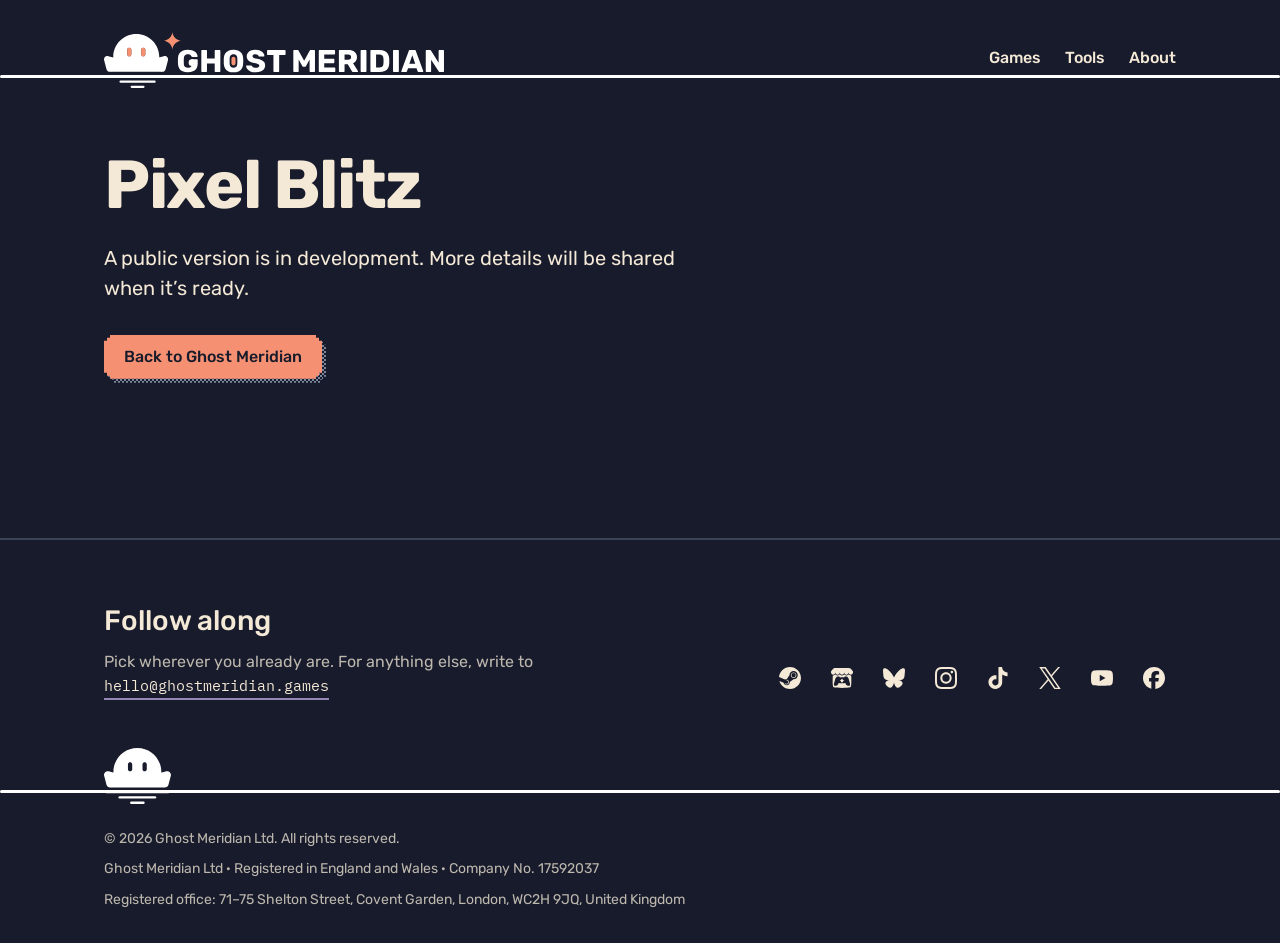
<file: pixelblitz/index.html>
<!doctype html>
<html lang="en-GB">
<head>
<meta charset="utf-8">
<meta name="viewport" content="width=device-width, initial-scale=1, viewport-fit=cover">
<title>Pixel Blitz · Ghost Meridian</title>
<meta name="description" content="Pixel Blitz is a sprite and portrait tool from Ghost Meridian. A public version is in development.">
<meta name="theme-color" content="#171B2B">
<link rel="canonical" href="https://ghostmeridian.games/pixelblitz/">
<meta property="og:type" content="website">
<meta property="og:url" content="https://ghostmeridian.games/pixelblitz/">
<meta property="og:title" content="Pixel Blitz · Ghost Meridian">
<meta property="og:description" content="A sprite and portrait tool from Ghost Meridian. A public version is in development.">
<meta property="og:image" content="https://ghostmeridian.games/assets/img/og-image.png">
<meta property="og:image:width" content="1200">
<meta property="og:image:height" content="630">
<meta property="og:image:alt" content="The Ghost Meridian logo above a pixel-art horizon at dusk.">
<meta name="twitter:card" content="summary_large_image">
<meta name="twitter:title" content="Pixel Blitz · Ghost Meridian">
<meta name="twitter:description" content="A sprite and portrait tool from Ghost Meridian. A public version is in development.">
<link rel="icon" href="/assets/img/favicon.svg" type="image/svg+xml">
<link rel="preload" href="/assets/fonts/Rubik-700.woff2" as="font" type="font/woff2" crossorigin>
<link rel="preload" href="/assets/fonts/Rubik-400.woff2" as="font" type="font/woff2" crossorigin>
<link rel="stylesheet" href="/assets/css/tokens.css">
<link rel="stylesheet" href="/assets/css/components.css">
<link rel="stylesheet" href="/assets/css/home.css">
</head>
<body class="holding-page">
<a class="skip-link" href="#main">Skip to content</a>

<header class="site-top">
  <div class="gm-masthead wrap">
    <span class="gm-masthead-line" aria-hidden="true"></span>
    <a class="gm-masthead-home" href="/"><svg xmlns="http://www.w3.org/2000/svg" viewBox="0 0 637.05 104.79" role="img" aria-label="Ghost Meridian" class="gm-logo" focusable="false"><g class="gm-logo-ink"><path d="M156.72,75.53c-3.73,0-6.94-.62-9.63-1.85-2.69-1.24-4.77-3.04-6.24-5.42-1.47-2.37-2.29-5.27-2.44-8.68-.04-1.69-.06-3.48-.06-5.39s.02-3.72.06-5.45c.16-3.33.98-6.16,2.47-8.48,1.49-2.32,3.59-4.08,6.3-5.3,2.71-1.22,5.89-1.83,9.54-1.83,2.94,0,5.55.36,7.83,1.09,2.28.73,4.19,1.7,5.74,2.91,1.55,1.22,2.74,2.55,3.56,4s1.26,2.88,1.3,4.3c0,.35-.13.65-.38.88-.26.24-.56.35-.91.35h-8.6c-.43,0-.76-.07-.97-.21-.22-.14-.4-.34-.56-.62-.27-.59-.68-1.21-1.21-1.85s-1.26-1.21-2.18-1.68c-.92-.47-2.13-.71-3.62-.71-2.2,0-3.94.59-5.24,1.77-1.3,1.18-2,3.06-2.12,5.65-.12,3.38-.12,6.79,0,10.25.12,2.75.84,4.73,2.18,5.95,1.33,1.22,3.12,1.83,5.36,1.83,1.45,0,2.76-.25,3.92-.77,1.16-.51,2.07-1.3,2.74-2.38.67-1.08,1-2.46,1-4.15v-1.12h.14c-.43,0-.79-.15-1.06-.44-.28-.29-.41-.66-.41-1.09v-4.36c0-.43.14-.79.41-1.09.27-.29.63-.44,1.06-.44h9.16c.43,0,.78.15,1.06.44.27.29.41.66.41,1.09v6.71c0,3.38-.77,6.26-2.3,8.65-1.53,2.4-3.7,4.23-6.51,5.51-2.81,1.28-6.07,1.91-9.8,1.91Z"></path><path d="M183.57,74.94c-.43,0-.79-.14-1.06-.41-.27-.27-.41-.63-.41-1.06v-38.27c0-.43.14-.78.41-1.06.27-.27.63-.41,1.06-.41h7.6c.43,0,.79.14,1.09.41.29.28.44.63.44,1.06v14.19h14.48v-14.19c0-.43.14-.78.41-1.06.27-.27.63-.41,1.06-.41h7.6c.43,0,.78.14,1.06.41.27.28.41.63.41,1.06v38.27c0,.39-.14.74-.41,1.03-.28.29-.63.44-1.06.44h-7.6c-.43,0-.79-.15-1.06-.44-.27-.29-.41-.64-.41-1.03v-14.66h-14.48v14.66c0,.39-.15.74-.44,1.03-.29.29-.66.44-1.09.44h-7.6Z"></path><path d="M242.29,75.53c-3.61,0-6.75-.59-9.42-1.77-2.67-1.18-4.75-2.95-6.24-5.33-1.49-2.37-2.32-5.35-2.47-8.92-.04-1.69-.06-3.39-.06-5.09s.02-3.41.06-5.09c.16-3.53.99-6.51,2.5-8.92,1.51-2.41,3.61-4.23,6.3-5.45,2.69-1.22,5.8-1.83,9.33-1.83s6.69.61,9.36,1.83c2.67,1.22,4.77,3.03,6.3,5.45s2.35,5.39,2.47,8.92c.08,1.69.12,3.39.12,5.09s-.04,3.41-.12,5.09c-.12,3.57-.93,6.55-2.44,8.92-1.51,2.38-3.6,4.15-6.27,5.33-2.67,1.18-5.81,1.77-9.42,1.77ZM242.29,67.05c2.08,0,3.78-.63,5.09-1.88,1.31-1.26,2.01-3.26,2.09-6.01.08-1.73.12-3.36.12-4.89s-.04-3.12-.12-4.77c-.08-1.84-.42-3.35-1.03-4.5-.61-1.16-1.44-2.01-2.5-2.56-1.06-.55-2.28-.82-3.65-.82s-2.53.28-3.59.82c-1.06.55-1.9,1.4-2.53,2.56-.63,1.16-.98,2.66-1.06,4.5-.04,1.65-.06,3.24-.06,4.77s.02,3.16.06,4.89c.12,2.75.83,4.75,2.15,6.01,1.31,1.26,2.99,1.88,5.03,1.88Z"></path><path d="M283.74,75.53c-3.93,0-7.18-.56-9.77-1.68-2.59-1.12-4.55-2.58-5.89-4.39-1.33-1.8-2.04-3.73-2.12-5.77,0-.31.13-.6.38-.85s.56-.38.91-.38h7.42c.55,0,.97.1,1.27.29s.56.45.79.77c.31.59.76,1.16,1.32,1.71.57.55,1.32.99,2.27,1.33.94.33,2.08.5,3.42.5,2.28,0,3.99-.35,5.15-1.06,1.16-.71,1.74-1.67,1.74-2.88,0-.9-.31-1.63-.94-2.18-.63-.55-1.64-1.05-3.03-1.5-1.39-.45-3.25-.91-5.56-1.38-2.98-.63-5.53-1.44-7.62-2.44-2.1-1-3.7-2.32-4.8-3.94-1.1-1.63-1.65-3.66-1.65-6.09s.68-4.53,2.03-6.42c1.35-1.88,3.25-3.36,5.68-4.42,2.43-1.06,5.32-1.59,8.66-1.59,2.71,0,5.09.35,7.15,1.06,2.06.71,3.8,1.65,5.21,2.83,1.41,1.18,2.48,2.42,3.21,3.74.73,1.32,1.11,2.6,1.15,3.86,0,.31-.11.6-.32.85-.22.26-.52.38-.91.38h-7.77c-.43,0-.81-.08-1.12-.24-.31-.16-.59-.41-.82-.77-.24-.86-.85-1.62-1.85-2.27s-2.31-.97-3.92-.97c-1.73,0-3.07.3-4.03.91-.96.61-1.44,1.54-1.44,2.8,0,.79.27,1.47.79,2.06s1.41,1.1,2.65,1.53c1.24.43,2.93.88,5.09,1.35,3.57.67,6.46,1.5,8.66,2.5,2.2,1,3.82,2.3,4.86,3.89,1.04,1.59,1.56,3.58,1.56,5.98,0,2.67-.77,4.97-2.3,6.89-1.53,1.92-3.62,3.41-6.27,4.45-2.65,1.04-5.72,1.56-9.21,1.56Z"></path><path d="M318.54,74.94c-.43,0-.79-.15-1.06-.44-.28-.29-.41-.64-.41-1.03v-30.5h-10.48c-.43,0-.79-.15-1.06-.44-.27-.29-.41-.64-.41-1.03v-6.3c0-.43.14-.78.41-1.06.27-.27.63-.41,1.06-.41h31.68c.43,0,.78.14,1.06.41.27.28.41.63.41,1.06v6.3c0,.39-.14.74-.41,1.03-.27.29-.63.44-1.06.44h-10.48v30.5c0,.39-.14.74-.41,1.03-.28.29-.63.44-1.06.44h-7.77Z"></path><path d="M355.75,74.94c-.39,0-.74-.15-1.03-.44-.29-.29-.44-.64-.44-1.03v-38.27c0-.43.15-.78.44-1.06.29-.27.64-.41,1.03-.41h6.36c.67,0,1.16.17,1.47.5.31.33.51.6.59.79l10.36,18.55,10.36-18.55c.12-.2.32-.46.62-.79.29-.33.77-.5,1.44-.5h6.3c.43,0,.79.14,1.09.41.29.28.44.63.44,1.06v38.27c0,.39-.15.74-.44,1.03-.29.29-.66.44-1.09.44h-7.01c-.43,0-.79-.15-1.09-.44-.29-.29-.44-.64-.44-1.03v-22.08l-6.59,12.31c-.2.35-.45.67-.77.94-.31.28-.75.41-1.3.41h-3.06c-.55,0-.98-.14-1.29-.41-.31-.27-.57-.59-.77-.94l-6.65-12.31v22.08c0,.39-.14.74-.41,1.03-.27.29-.63.44-1.06.44h-7.07Z"></path><path d="M403.39,74.94c-.43,0-.79-.15-1.06-.44-.27-.29-.41-.64-.41-1.03v-38.27c0-.43.14-.78.41-1.06.27-.27.63-.41,1.06-.41h27.5c.43,0,.78.14,1.06.41.27.28.41.63.41,1.06v5.54c0,.43-.14.79-.41,1.06-.27.28-.63.41-1.06.41h-18.78v7.95h17.49c.43,0,.78.15,1.06.44.27.29.41.66.41,1.09v5.12c0,.39-.14.74-.41,1.03-.28.29-.63.44-1.06.44h-17.49v8.18h19.25c.43,0,.78.14,1.06.41.27.28.41.63.41,1.06v5.53c0,.39-.14.74-.41,1.03-.27.29-.63.44-1.06.44h-27.97Z"></path><path d="M441.02,74.94c-.43,0-.79-.15-1.06-.44-.27-.29-.41-.64-.41-1.03v-38.27c0-.43.14-.78.41-1.06.27-.27.63-.41,1.06-.41h16.02c5.1,0,9.11,1.17,12.01,3.5,2.9,2.34,4.36,5.64,4.36,9.92,0,2.79-.67,5.14-2,7.07-1.33,1.92-3.1,3.38-5.3,4.36l9.07,14.48c.12.24.18.45.18.65,0,.31-.13.6-.38.85s-.54.38-.85.38h-7.83c-.75,0-1.3-.19-1.65-.56-.35-.37-.61-.71-.77-1.03l-7.71-12.95h-6.01v13.07c0,.39-.15.74-.44,1.03-.29.29-.66.44-1.09.44h-7.6ZM450.14,52.03h6.77c1.84,0,3.23-.45,4.15-1.35.92-.9,1.38-2.12,1.38-3.65s-.44-2.77-1.32-3.71c-.88-.94-2.29-1.41-4.21-1.41h-6.77v10.13Z"></path><path d="M481.7,74.94c-.43,0-.79-.15-1.06-.44-.27-.29-.41-.64-.41-1.03v-38.27c0-.43.14-.78.41-1.06.27-.27.63-.41,1.06-.41h7.89c.43,0,.79.14,1.09.41.29.28.44.63.44,1.06v38.27c0,.39-.15.74-.44,1.03-.29.29-.66.44-1.09.44h-7.89Z"></path><path d="M500.01,74.94c-.43,0-.79-.15-1.06-.44-.27-.29-.41-.64-.41-1.03v-38.27c0-.43.14-.78.41-1.06.27-.27.63-.41,1.06-.41h15.31c3.85,0,7.12.62,9.83,1.85,2.71,1.24,4.79,3.04,6.24,5.42,1.45,2.38,2.24,5.31,2.36,8.8.04,1.73.06,3.24.06,4.53s-.02,2.79-.06,4.47c-.16,3.65-.93,6.67-2.33,9.07-1.39,2.39-3.42,4.17-6.06,5.33-2.65,1.16-5.9,1.74-9.74,1.74h-15.6ZM509.13,66.46h6.18c1.69,0,3.09-.26,4.21-.79,1.12-.53,1.96-1.36,2.53-2.5.57-1.14.87-2.63.91-4.47.08-1.14.13-2.16.15-3.06.02-.9.02-1.81,0-2.71-.02-.9-.07-1.9-.15-3-.08-2.67-.78-4.62-2.09-5.86-1.32-1.24-3.27-1.85-5.86-1.85h-5.89v24.26Z"></path><path d="M542.33,74.94c-.43,0-.79-.15-1.06-.44-.27-.29-.41-.64-.41-1.03v-38.27c0-.43.14-.78.41-1.06.27-.27.63-.41,1.06-.41h7.89c.43,0,.79.14,1.09.41.29.28.44.63.44,1.06v38.27c0,.39-.15.74-.44,1.03-.29.29-.66.44-1.09.44h-7.89Z"></path><path d="M557.58,74.94c-.31,0-.6-.13-.85-.38-.26-.25-.38-.54-.38-.85,0-.2.02-.37.06-.53l13.84-37.8c.12-.43.36-.81.74-1.15.37-.33.89-.5,1.56-.5h8.71c.67,0,1.19.17,1.56.5.37.33.62.72.74,1.15l13.78,37.8c.08.16.12.33.12.53,0,.31-.13.6-.38.85s-.56.38-.91.38h-7.24c-.59,0-1.03-.15-1.32-.44-.29-.29-.48-.56-.56-.79l-2.3-6.01h-15.72l-2.24,6.01c-.08.24-.26.5-.53.79-.27.29-.75.44-1.41.44h-7.24ZM571.42,59.22h10.95l-5.48-15.54-5.48,15.54Z"></path><path d="M603.57,74.94c-.43,0-.79-.15-1.06-.44-.27-.29-.41-.64-.41-1.03v-38.27c0-.43.14-.78.41-1.06.27-.27.63-.41,1.06-.41h6.24c.67,0,1.15.15,1.44.44.29.29.48.52.56.68l14.37,22.61v-22.26c0-.43.14-.78.41-1.06.27-.27.63-.41,1.06-.41h7.07c.43,0,.78.14,1.06.41.27.28.41.63.41,1.06v38.21c0,.43-.14.79-.41,1.09-.28.29-.63.44-1.06.44h-6.3c-.63,0-1.09-.16-1.38-.47-.29-.31-.48-.53-.56-.65l-14.37-21.79v21.43c0,.39-.14.74-.41,1.03-.27.29-.63.44-1.06.44h-7.07Z"></path><rect x="4.25" y="80.29" width="632.81" height="5.02" rx="2.51" ry="2.51"></rect><rect x="28.92" y="90.71" width="67.85" height="4.32" rx="2.16" ry="2.16"></rect><rect x="49.74" y="100.48" width="26.22" height="4.32" rx="2.16" ry="2.16"></rect><path d="M17.34,46.74C17.34,22.96,36.62,3.68,60.41,3.68s43.06,19.28,43.06,43.06c0,12.46,3.05,22.7,5.54,27.68H11.81c2.49-4.98,5.54-15.23,5.54-27.68ZM43.49,33.28v8.46c0,2.12,1.72,3.84,3.84,3.84s3.84-1.72,3.84-3.84v-8.46c0-2.12-1.72-3.84-3.84-3.84s-3.84,1.72-3.84,3.84ZM69.63,33.28v8.46c0,2.12,1.72,3.84,3.84,3.84s3.84-1.72,3.84-3.84v-8.46c0-2.12-1.72-3.84-3.84-3.84s-3.84,1.72-3.84,3.84Z" fill-rule="evenodd"></path><path d="M111.86,45.16l-16.61,4.45c-4.78,1.28-6.39,7.26-2.88,10.77l12.16,12.16c3.5,3.5,9.48,1.9,10.77-2.88l4.45-16.61c1.28-4.78-3.1-9.16-7.88-7.88Z"></path><path d="M.23,53.04l4.45,16.61c1.28,4.78,7.26,6.39,10.77,2.88l12.16-12.16c3.5-3.5,1.9-9.48-2.88-10.77l-16.61-4.45c-4.78-1.28-9.16,3.1-7.88,7.88Z"></path><circle cx="164.49" cy="57.31" r="6.1"></circle></g><g class="gm-logo-accent"><path d="M127.97,0h0c.81,8.7,7.69,15.58,16.39,16.39h0s0,0,0,0c-8.7.81-15.58,7.69-16.39,16.39h0s0,0,0,0c-.81-8.7-7.69-15.58-16.39-16.39h0s0,0,0,0C120.27,15.58,127.16,8.7,127.97,0h0Z"></path><path d="M238.47,50.1c0-2.12,1.72-3.84,3.84-3.84s3.84,1.72,3.84,3.84v8.46c0,2.12-1.72,3.84-3.84,3.84s-3.84-1.72-3.84-3.84v-8.46Z"></path><path d="M43.49,33.28c0-2.12,1.72-3.84,3.84-3.84s3.84,1.72,3.84,3.84v8.46c0,2.12-1.72,3.84-3.84,3.84s-3.84-1.72-3.84-3.84v-8.46Z" stroke="var(--afterglow)" stroke-width="0.354"></path><path d="M69.63,33.28c0-2.12,1.72-3.84,3.84-3.84s3.84,1.72,3.84,3.84v8.46c0,2.12-1.72,3.84-3.84,3.84s-3.84-1.72-3.84-3.84v-8.46Z" stroke="var(--afterglow)" stroke-width="0.354"></path></g></svg></a>
    <nav class="gm-masthead-nav site-nav" aria-label="Sections">
      <a href="/#games">Games</a>
      <a href="/#tools">Tools</a>
      <a href="/#about">About</a>
    </nav>
  </div>
</header>

<main id="main" class="holding-main wrap">
  <h1 class="hero-title">Pixel Blitz</h1>
  <p class="hero-lead">A public version is in development. More details will be shared when it’s ready.</p>
  <div class="hero-actions">
    <a class="gm-button gm-button-primary" href="/"><span class="gm-button-shadow" aria-hidden="true"></span><span class="gm-button-face" aria-hidden="true"></span><span class="gm-button-edge" aria-hidden="true"></span><span class="gm-button-label"><span>Back to Ghost Meridian</span></span></a>
  </div>
</main>

<footer class="site-foot" id="follow" aria-labelledby="follow-title">
  <div class="wrap">
    <div class="follow">
      <div>
        <h2 class="follow-title" id="follow-title">Follow along</h2>
        <p class="follow-text">Pick wherever you already are. For anything else, write to <a class="follow-mail gm-link" href="mailto:hello@ghostmeridian.games">hello@ghostmeridian.games</a></p>
      </div>
      <ul class="gm-socials gm-socials-icons" aria-label="Ghost Meridian elsewhere"><li><a class="gm-social-only" href="https://steamcommunity.com/groups/GhostMeridianGames" rel="me" aria-label="Steam"><svg xmlns="http://www.w3.org/2000/svg" viewBox="0 0 24 24" width="22" height="22" fill="currentColor" class="gm-social-icon" focusable="false" aria-hidden="true"><path d="M11.979 0C5.678 0 .511 4.86.022 11.037l6.432 2.658c.545-.371 1.203-.59 1.912-.59.063 0 .125.004.188.006l2.861-4.142V8.91c0-2.495 2.028-4.524 4.524-4.524 2.494 0 4.524 2.031 4.524 4.527s-2.03 4.525-4.524 4.525h-.105l-4.076 2.911c0 .052.004.105.004.159 0 1.875-1.515 3.396-3.39 3.396-1.635 0-3.016-1.173-3.331-2.727L.436 15.27C1.862 20.307 6.486 24 11.979 24c6.627 0 11.999-5.373 11.999-12S18.605 0 11.979 0zM7.54 18.21l-1.473-.61c.262.543.714.999 1.314 1.25 1.297.539 2.793-.076 3.332-1.375.263-.63.264-1.319.005-1.949s-.75-1.121-1.377-1.383c-.624-.26-1.29-.249-1.878-.03l1.523.63c.956.4 1.409 1.5 1.009 2.455-.397.957-1.497 1.41-2.454 1.012H7.54zm11.415-9.303c0-1.662-1.353-3.015-3.015-3.015-1.665 0-3.015 1.353-3.015 3.015 0 1.665 1.35 3.015 3.015 3.015 1.663 0 3.015-1.35 3.015-3.015zm-5.273-.005c0-1.252 1.013-2.266 2.265-2.266 1.249 0 2.266 1.014 2.266 2.266 0 1.251-1.017 2.265-2.266 2.265-1.253 0-2.265-1.014-2.265-2.265z"></path></svg></a></li><li><a class="gm-social-only" href="https://ghostmeridian.itch.io" rel="me" aria-label="itch.io"><svg xmlns="http://www.w3.org/2000/svg" viewBox="0 0 24 24" width="22" height="22" fill="currentColor" class="gm-social-icon" focusable="false" aria-hidden="true"><path d="M3.13 1.338C2.08 1.96.02 4.328 0 4.95v1.03c0 1.303 1.22 2.45 2.325 2.45 1.33 0 2.436-1.102 2.436-2.41 0 1.308 1.07 2.41 2.4 2.41 1.328 0 2.362-1.102 2.362-2.41 0 1.308 1.137 2.41 2.466 2.41h.024c1.33 0 2.466-1.102 2.466-2.41 0 1.308 1.034 2.41 2.363 2.41 1.33 0 2.4-1.102 2.4-2.41 0 1.308 1.106 2.41 2.435 2.41C22.78 8.43 24 7.282 24 5.98V4.95c-.02-.62-2.082-2.99-3.13-3.612-3.253-.114-5.508-.134-8.87-.133-3.362 0-7.945.053-8.87.133zm6.376 6.477a2.74 2.74 0 0 1-.468.602c-.5.49-1.19.795-1.947.795a2.786 2.786 0 0 1-1.95-.795c-.182-.178-.32-.37-.446-.59-.127.222-.303.412-.486.59a2.788 2.788 0 0 1-1.95.795c-.092 0-.187-.025-.264-.052-.107 1.113-.152 2.176-.168 2.95v.005l-.006 1.167c.02 2.334-.23 7.564 1.03 8.85 1.952.454 5.545.662 9.15.663 3.605 0 7.198-.21 9.15-.664 1.26-1.284 1.01-6.514 1.03-8.848l-.006-1.167v-.004c-.016-.775-.06-1.838-.168-2.95-.077.026-.172.052-.263.052a2.788 2.788 0 0 1-1.95-.795c-.184-.178-.36-.368-.486-.59-.127.22-.265.412-.447.59a2.786 2.786 0 0 1-1.95.794c-.76 0-1.446-.303-1.948-.793a2.74 2.74 0 0 1-.468-.602 2.738 2.738 0 0 1-.463.602 2.787 2.787 0 0 1-1.95.794h-.16a2.787 2.787 0 0 1-1.95-.793 2.738 2.738 0 0 1-.464-.602zm-2.004 2.59v.002c.795.002 1.5 0 2.373.953.687-.072 1.406-.108 2.125-.107.72 0 1.438.035 2.125.107.873-.953 1.578-.95 2.372-.953.376 0 1.876 0 2.92 2.934l1.123 4.028c.832 2.995-.266 3.068-1.636 3.07-2.03-.075-3.156-1.55-3.156-3.025-1.124.184-2.436.276-3.748.277-1.312 0-2.624-.093-3.748-.277 0 1.475-1.125 2.95-3.156 3.026-1.37-.004-2.468-.077-1.636-3.072l1.122-4.027c1.045-2.934 2.545-2.934 2.92-2.934zM12 12.714c-.002.002-2.14 1.964-2.523 2.662l1.4-.056v1.22c0 .056.56.033 1.123.007.562.026 1.124.05 1.124-.008v-1.22l1.4.055C14.138 14.677 12 12.713 12 12.713z"></path></svg></a></li><li><a class="gm-social-only" href="https://bsky.app/profile/ghostmeridiangames.bsky.social" rel="me" aria-label="Bluesky"><svg xmlns="http://www.w3.org/2000/svg" viewBox="0 0 24 24" width="22" height="22" fill="currentColor" class="gm-social-icon" focusable="false" aria-hidden="true"><path d="M5.202 2.857C7.954 4.922 10.913 9.11 12 11.358c1.087-2.247 4.046-6.436 6.798-8.501C20.783 1.366 24 .213 24 3.883c0 .732-.42 6.156-.667 7.037-.856 3.061-3.978 3.842-6.755 3.37 4.854.826 6.089 3.562 3.422 6.299-5.065 5.196-7.28-1.304-7.847-2.97-.104-.305-.152-.448-.153-.327 0-.121-.05.022-.153.327-.568 1.666-2.782 8.166-7.847 2.97-2.667-2.737-1.432-5.473 3.422-6.3-2.777.473-5.899-.308-6.755-3.369C.42 10.04 0 4.615 0 3.883c0-3.67 3.217-2.517 5.202-1.026"></path></svg></a></li><li><a class="gm-social-only" href="https://www.instagram.com/ghostmeridiangames/" rel="me" aria-label="Instagram"><svg xmlns="http://www.w3.org/2000/svg" viewBox="0 0 24 24" width="22" height="22" fill="currentColor" class="gm-social-icon" focusable="false" aria-hidden="true"><path d="M7.0301.084c-1.2768.0602-2.1487.264-2.911.5634-.7888.3075-1.4575.72-2.1228 1.3877-.6652.6677-1.075 1.3368-1.3802 2.127-.2954.7638-.4956 1.6365-.552 2.914-.0564 1.2775-.0689 1.6882-.0626 4.947.0062 3.2586.0206 3.6671.0825 4.9473.061 1.2765.264 2.1482.5635 2.9107.308.7889.72 1.4573 1.388 2.1228.6679.6655 1.3365 1.0743 2.1285 1.38.7632.295 1.6361.4961 2.9134.552 1.2773.056 1.6884.069 4.9462.0627 3.2578-.0062 3.668-.0207 4.9478-.0814 1.28-.0607 2.147-.2652 2.9098-.5633.7889-.3086 1.4578-.72 2.1228-1.3881.665-.6682 1.0745-1.3378 1.3795-2.1284.2957-.7632.4966-1.636.552-2.9124.056-1.2809.0692-1.6898.063-4.948-.0063-3.2583-.021-3.6668-.0817-4.9465-.0607-1.2797-.264-2.1487-.5633-2.9117-.3084-.7889-.72-1.4568-1.3876-2.1228C21.2982 1.33 20.628.9208 19.8378.6165 19.074.321 18.2017.1197 16.9244.0645 15.6471.0093 15.236-.005 11.977.0014 8.718.0076 8.31.0215 7.0301.0839m.1402 21.6932c-1.17-.0509-1.8053-.2453-2.2287-.408-.5606-.216-.96-.4771-1.3819-.895-.422-.4178-.6811-.8186-.9-1.378-.1644-.4234-.3624-1.058-.4171-2.228-.0595-1.2645-.072-1.6442-.079-4.848-.007-3.2037.0053-3.583.0607-4.848.05-1.169.2456-1.805.408-2.2282.216-.5613.4762-.96.895-1.3816.4188-.4217.8184-.6814 1.3783-.9003.423-.1651 1.0575-.3614 2.227-.4171 1.2655-.06 1.6447-.072 4.848-.079 3.2033-.007 3.5835.005 4.8495.0608 1.169.0508 1.8053.2445 2.228.408.5608.216.96.4754 1.3816.895.4217.4194.6816.8176.9005 1.3787.1653.4217.3617 1.056.4169 2.2263.0602 1.2655.0739 1.645.0796 4.848.0058 3.203-.0055 3.5834-.061 4.848-.051 1.17-.245 1.8055-.408 2.2294-.216.5604-.4763.96-.8954 1.3814-.419.4215-.8181.6811-1.3783.9-.4224.1649-1.0577.3617-2.2262.4174-1.2656.0595-1.6448.072-4.8493.079-3.2045.007-3.5825-.006-4.848-.0608M16.953 5.5864A1.44 1.44 0 1 0 18.39 4.144a1.44 1.44 0 0 0-1.437 1.4424M5.8385 12.012c.0067 3.4032 2.7706 6.1557 6.173 6.1493 3.4026-.0065 6.157-2.7701 6.1506-6.1733-.0065-3.4032-2.771-6.1565-6.174-6.1498-3.403.0067-6.156 2.771-6.1496 6.1738M8 12.0077a4 4 0 1 1 4.008 3.9921A3.9996 3.9996 0 0 1 8 12.0077"></path></svg></a></li><li><a class="gm-social-only" href="https://www.tiktok.com/@ghostmeridiangames" rel="me" aria-label="TikTok"><svg xmlns="http://www.w3.org/2000/svg" viewBox="0 0 24 24" width="22" height="22" fill="currentColor" class="gm-social-icon" focusable="false" aria-hidden="true"><path d="M12.525.02c1.31-.02 2.61-.01 3.91-.02.08 1.53.63 3.09 1.75 4.17 1.12 1.11 2.7 1.62 4.24 1.79v4.03c-1.44-.05-2.89-.35-4.2-.97-.57-.26-1.1-.59-1.62-.93-.01 2.92.01 5.84-.02 8.75-.08 1.4-.54 2.79-1.35 3.94-1.31 1.92-3.58 3.17-5.91 3.21-1.43.08-2.86-.31-4.08-1.03-2.02-1.19-3.44-3.37-3.65-5.71-.02-.5-.03-1-.01-1.49.18-1.9 1.12-3.72 2.58-4.96 1.66-1.44 3.98-2.13 6.15-1.72.02 1.48-.04 2.96-.04 4.44-.99-.32-2.15-.23-3.02.37-.63.41-1.11 1.04-1.36 1.75-.21.51-.15 1.07-.14 1.61.24 1.64 1.82 3.02 3.5 2.87 1.12-.01 2.19-.66 2.77-1.61.19-.33.4-.67.41-1.06.1-1.79.06-3.57.07-5.36.01-4.03-.01-8.05.02-12.07z"></path></svg></a></li><li><a class="gm-social-only" href="https://x.com/Ghost_Meridian" rel="me" aria-label="X"><svg xmlns="http://www.w3.org/2000/svg" viewBox="0 0 24 24" width="22" height="22" fill="currentColor" class="gm-social-icon" focusable="false" aria-hidden="true"><path d="M14.234 10.162 22.977 0h-2.072l-7.591 8.824L7.251 0H.258l9.168 13.343L.258 24H2.33l8.016-9.318L16.749 24h6.993zm-2.837 3.299-.929-1.329L3.076 1.56h3.182l5.965 8.532.929 1.329 7.754 11.09h-3.182z"></path></svg></a></li><li><a class="gm-social-only" href="https://www.youtube.com/@GhostMeridianGames" rel="me" aria-label="YouTube"><svg xmlns="http://www.w3.org/2000/svg" viewBox="0 0 24 24" width="22" height="22" fill="currentColor" class="gm-social-icon" focusable="false" aria-hidden="true"><path d="M23.498 6.186a3.016 3.016 0 0 0-2.122-2.136C19.505 3.545 12 3.545 12 3.545s-7.505 0-9.377.505A3.017 3.017 0 0 0 .502 6.186C0 8.07 0 12 0 12s0 3.93.502 5.814a3.016 3.016 0 0 0 2.122 2.136c1.871.505 9.376.505 9.376.505s7.505 0 9.377-.505a3.015 3.015 0 0 0 2.122-2.136C24 15.93 24 12 24 12s0-3.93-.502-5.814zM9.545 15.568V8.432L15.818 12l-6.273 3.568z"></path></svg></a></li><li><a class="gm-social-only" href="https://www.facebook.com/ghostmeridiangames/" rel="me" aria-label="Facebook"><svg xmlns="http://www.w3.org/2000/svg" viewBox="0 0 24 24" width="22" height="22" fill="currentColor" class="gm-social-icon" focusable="false" aria-hidden="true"><path d="M9.101 23.691v-7.98H6.627v-3.667h2.474v-1.58c0-4.085 1.848-5.978 5.858-5.978.401 0 .955.042 1.468.103a8.68 8.68 0 0 1 1.141.195v3.325a8.623 8.623 0 0 0-.653-.036 26.805 26.805 0 0 0-.733-.009c-.707 0-1.259.096-1.675.309a1.686 1.686 0 0 0-.679.622c-.258.42-.374.995-.374 1.752v1.297h3.919l-.386 2.103-.287 1.564h-3.246v8.245C19.396 23.238 24 18.179 24 12.044c0-6.627-5.373-12-12-12s-12 5.373-12 12c0 5.628 3.874 10.35 9.101 11.647Z"></path></svg></a></li></ul>
    </div>
  </div>
  <div class="gm-masthead foot-mast wrap">
    <span class="gm-masthead-line" aria-hidden="true"></span>
    <span class="foot-ident"><svg xmlns="http://www.w3.org/2000/svg" viewBox="0 0 203.25 169.94" aria-hidden="true" class="gm-logo" focusable="false"><g class="gm-logo-ink"><path d="M28.47,72.8C28.47,32.59,61.07,0,101.27,0s72.8,32.59,72.8,72.8c0,21.06,5.15,38.38,9.36,46.8H19.11c4.21-8.42,9.36-25.74,9.36-46.8ZM72.67,50.05v14.3c0,3.59,2.91,6.5,6.5,6.5s6.5-2.91,6.5-6.5v-14.3c0-3.59-2.91-6.5-6.5-6.5s-6.5,2.91-6.5,6.5ZM116.87,50.05v14.3c0,3.59,2.91,6.5,6.5,6.5s6.5-2.91,6.5-6.5v-14.3c0-3.59-2.91-6.5-6.5-6.5s-6.5,2.91-6.5,6.5Z" fill-rule="evenodd"></path><rect x="2.47" y="128.7" width="197.6" height="8.32" rx="4.16" ry="4.16"></rect><rect x="44.07" y="146.2" width="114.4" height="7.28" rx="3.64" ry="3.64"></rect><rect x="79.17" y="162.66" width="44.2" height="7.28" rx="3.64" ry="3.64"></rect><path d="M189.06,70.67l-26.79,7.18c-8.37,2.24-11.18,12.71-5.05,18.84l19.61,19.61c6.13,6.13,16.6,3.33,18.84-5.05l7.18-26.79c2.24-8.37-5.42-16.04-13.79-13.79Z"></path><path d="M.4,84.46l7.18,26.79c2.24,8.37,12.71,11.18,18.84,5.05l19.61-19.61c6.13-6.13,3.33-16.6-5.05-18.84l-26.79-7.18c-8.37-2.24-16.04,5.42-13.79,13.79Z"></path></g><g class="gm-logo-accent"></g></svg></span>
  </div>
  <div class="wrap foot-legal">
    <p>© 2026 Ghost Meridian Ltd. All rights reserved.</p>
    <p>Ghost Meridian Ltd · Registered in England and Wales · Company No. 17592037</p>
    <p>Registered office: 71–75 Shelton Street, Covent Garden, London, WC2H 9JQ, United Kingdom</p>
  </div>
</footer>
</body>
</html>
</file>
<file: assets/css/tokens.css>
/* Ghost Meridian — generated from tokens.json */
:root, [data-theme="dark"] { --night-ink: #171b2b; --blue-hour: #29354a; --warm-paper: #f4e8d6; --afterglow: #f59172; --mosslight: #a7c7a1; --wild-lilac: #9584b6; --glimmer: #e9c77a; --logo-white: #ffffff; --surface: var(--night-ink); --surface-raised: var(--blue-hour); --line: #3a4458; --control-border: #7d879c; --ink: var(--warm-paper); --ink-muted: #bdb7ae; --accent: var(--afterglow); --accent-hover: var(--warm-paper); --on-accent: var(--night-ink); --accent-text: var(--afterglow); --link-underline: var(--wild-lilac); --focus: var(--glimmer); --logo: var(--logo-white); --surface-texture: #3a4458; --card-shadow: var(--control-border); --shadow-lift: 0 12px 32px rgba(8,10,18,0.45); }
[data-theme="light"] { --surface: var(--warm-paper); --surface-raised: #fbf5ec; --line: #dccdb8; --control-border: #7a7484; --ink: var(--night-ink); --ink-muted: #4d5366; --accent-hover: #e97c5b; --accent-text: #a6472c; --link-underline: #6e5c99; --focus: var(--night-ink); --logo: var(--night-ink); --surface-texture: #e6d8c4; --card-shadow: var(--night-ink); --shadow-lift: 0 12px 32px rgba(23,27,43,0.14); }
:root { --space-1: 4px; --space-2: 8px; --space-3: 12px; --space-4: 16px; --space-6: 24px; --space-8: 32px; --space-12: 48px; --space-16: 64px; --space-24: 96px; --radius-sm: 4px; --radius-md: 10px; --radius-lg: 12px; --radius-step: 4px; --radius-pill: 999px; --font-sans: "Rubik", system-ui, "Segoe UI", sans-serif; --font-mono: "IBM Plex Mono", ui-monospace, Consolas, monospace; }
@font-face { font-family: 'Rubik'; src: url('../fonts/Rubik-400.woff2') format('woff2'); font-weight: 400; font-style: normal; font-display: swap; }
@font-face { font-family: 'Rubik'; src: url('../fonts/Rubik-400-italic.woff2') format('woff2'); font-weight: 400; font-style: italic; font-display: swap; }
@font-face { font-family: 'Rubik'; src: url('../fonts/Rubik-500.woff2') format('woff2'); font-weight: 500; font-style: normal; font-display: swap; }
@font-face { font-family: 'Rubik'; src: url('../fonts/Rubik-700.woff2') format('woff2'); font-weight: 700; font-style: normal; font-display: swap; }
@font-face { font-family: 'IBM Plex Mono'; src: url('../fonts/IBMPlexMono-400.woff2') format('woff2'); font-weight: 400; font-style: normal; font-display: swap; }
@font-face { font-family: 'IBM Plex Mono'; src: url('../fonts/IBMPlexMono-500.woff2') format('woff2'); font-weight: 500; font-style: normal; font-display: swap; }
.display-xl { font-family: var(--font-sans); font-size: 64px; line-height: 0.95; font-weight: 700; letter-spacing: -0.02em; }
.display { font-family: var(--font-sans); font-size: 48px; line-height: 1; font-weight: 700; letter-spacing: -0.015em; }
.heading-1 { font-family: var(--font-sans); font-size: 36px; line-height: 1.1; font-weight: 700; letter-spacing: -0.01em; }
.heading-2 { font-family: var(--font-sans); font-size: 28px; line-height: 1.2; font-weight: 500; }
.heading-3 { font-family: var(--font-sans); font-size: 22px; line-height: 1.3; font-weight: 500; }
.lead { font-family: var(--font-sans); font-size: 20px; line-height: 1.5; font-weight: 400; }
.body { font-family: var(--font-sans); font-size: 18px; line-height: 1.5; font-weight: 400; }
.body-ui { font-family: var(--font-sans); font-size: 16px; line-height: 1.5; font-weight: 400; }
.button { font-family: var(--font-sans); font-size: 16px; line-height: 1.25; font-weight: 500; }
.caption { font-family: var(--font-sans); font-size: 14px; line-height: 1.45; font-weight: 400; }
.label { font-family: var(--font-mono); font-size: 12px; line-height: 1.5; font-weight: 500; letter-spacing: 0.12em; }
.data { font-family: var(--font-mono); font-size: 13px; line-height: 1.5; font-weight: 400; }
</file>
<file: assets/css/components.css>
/* Ghost Meridian components. Every value comes from tokens.css. */
body { margin: 0; background: var(--surface); color: var(--ink); font-family: var(--font-sans); font-size: 16px; line-height: 1.5; -webkit-font-smoothing: antialiased; }

.gm-visually-hidden { position: absolute; width: 1px; height: 1px; overflow: hidden; clip: rect(0 0 0 0); clip-path: inset(50%); white-space: nowrap; }
.gm-eyebrow { font-family: var(--font-mono); font-size: 12px; line-height: 1.5; font-weight: 500; letter-spacing: 0.12em; text-transform: uppercase; color: var(--ink-muted); }

/* Focus: one ring everywhere, offset so it lands on the surface */
.gm-button:focus-visible, .gm-link:focus-visible, .gm-tab:focus-visible, .gm-masthead-home:focus-visible, .gm-input:focus-visible {
  outline: 3px solid var(--focus); outline-offset: 3px;
}

/* Logo */
.gm-logo { display: block; width: 100%; height: auto; overflow: visible; }
.gm-logo .gm-logo-ink { fill: var(--logo); }
.gm-logo .gm-logo-accent { fill: var(--afterglow); }

/* Meridian: the horizon line with the diamond marker and its reflection */
.gm-meridian { position: relative; height: 40px; }
.gm-meridian-line { position: absolute; left: 0; right: 0; top: 50%; height: 4px; margin-top: -2px; border-radius: var(--radius-pill); background: var(--logo); }
.gm-meridian-marker { position: absolute; top: 50%; transform: translate(-50%, -50%); line-height: 0; }
.gm-meridian-reflections { position: absolute; top: calc(50% + 6px); transform: translateX(-50%); display: flex; flex-direction: column; align-items: center; gap: 4px; }
.gm-meridian-reflections span { display: block; height: 3px; border-radius: var(--radius-pill); background: var(--logo); }
.gm-meridian-reflections span:nth-child(1) { width: 64px; margin-top: 14px; }
.gm-meridian-reflections span:nth-child(2) { width: 24px; }
.gm-diamond { display: block; image-rendering: pixelated; }
.gm-diamond .r { fill: var(--afterglow); }
.gm-diamond .p { fill: var(--surface); }
.gm-diamond .c { fill: var(--ink); }

/* Masthead */
.gm-masthead { position: relative; display: flex; justify-content: space-between; align-items: flex-start; gap: var(--space-4); }
.gm-masthead-line { position: absolute; left: 0; right: 0; top: var(--gm-line-top); height: var(--gm-line-h); background: var(--logo); border-radius: var(--radius-pill); }
.gm-masthead-home { position: relative; display: block; line-height: 0; border-radius: var(--radius-sm); }
.gm-masthead-home .gm-logo { width: auto; height: var(--gm-logo-h); }
.gm-masthead-nav { position: relative; display: flex; gap: var(--space-3); flex-wrap: wrap; justify-content: flex-end; }

/* Buttons: Pixel Step. Two 3px steps at each corner, the card's dithered shadow (4px), a lift on hover
   and a press onto the shadow. Layers: shadow, face (ground), edge, label. */
.gm-button { position: relative; isolation: isolate; display: inline-flex; align-items: center; justify-content: center; min-height: 44px; padding: 10px 20px;
  border: 0; background: none; color: var(--ink); font: 500 16px/1.25 var(--font-sans); text-decoration: none; cursor: pointer; -webkit-tap-highlight-color: transparent; }
.gm-button-primary, .gm-button-secondary { margin: 0 4px 4px 0; }
.gm-button-small { min-height: 36px; padding: 6px 14px; font-size: 15px; }
.gm-button-shadow, .gm-button-face, .gm-button-edge { position: absolute; inset: 0; pointer-events: none; clip-path: polygon(0px 6px, 3px 6px, 3px 3px, 6px 3px, 6px 0px, calc(100% - 6px) 0px, calc(100% - 6px) 3px, calc(100% - 3px) 3px, calc(100% - 3px) 6px, 100% 6px, 100% calc(100% - 6px), calc(100% - 3px) calc(100% - 6px), calc(100% - 3px) calc(100% - 3px), calc(100% - 6px) calc(100% - 3px), calc(100% - 6px) 100%, 6px 100%, 6px calc(100% - 3px), 3px calc(100% - 3px), 3px calc(100% - 6px), 0px calc(100% - 6px)); }
.gm-button-shadow { z-index: 0; transform: translate(4px, 4px); background: var(--card-shadow); -webkit-mask: url("data:image/svg+xml,%3Csvg xmlns=%22http://www.w3.org/2000/svg%22 width=%224%22 height=%224%22 shape-rendering=%22crispEdges%22%3E%3Crect x=%220%22 y=%220%22 width=%221%22 height=%221%22/%3E%3Crect x=%222%22 y=%220%22 width=%221%22 height=%221%22/%3E%3Crect x=%221%22 y=%221%22 width=%221%22 height=%221%22/%3E%3Crect x=%223%22 y=%221%22 width=%221%22 height=%221%22/%3E%3Crect x=%220%22 y=%222%22 width=%221%22 height=%221%22/%3E%3Crect x=%222%22 y=%222%22 width=%221%22 height=%221%22/%3E%3Crect x=%221%22 y=%223%22 width=%221%22 height=%221%22/%3E%3Crect x=%223%22 y=%223%22 width=%221%22 height=%221%22/%3E%3C/svg%3E") repeat 0 0 / 8px 8px; mask: url("data:image/svg+xml,%3Csvg xmlns=%22http://www.w3.org/2000/svg%22 width=%224%22 height=%224%22 shape-rendering=%22crispEdges%22%3E%3Crect x=%220%22 y=%220%22 width=%221%22 height=%221%22/%3E%3Crect x=%222%22 y=%220%22 width=%221%22 height=%221%22/%3E%3Crect x=%221%22 y=%221%22 width=%221%22 height=%221%22/%3E%3Crect x=%223%22 y=%221%22 width=%221%22 height=%221%22/%3E%3Crect x=%220%22 y=%222%22 width=%221%22 height=%221%22/%3E%3Crect x=%222%22 y=%222%22 width=%221%22 height=%221%22/%3E%3Crect x=%221%22 y=%223%22 width=%221%22 height=%221%22/%3E%3Crect x=%223%22 y=%223%22 width=%221%22 height=%221%22/%3E%3C/svg%3E") repeat 0 0 / 8px 8px; }
.gm-button-face { z-index: 1; background: var(--gm-button-ground, var(--surface)); }
.gm-button-edge { z-index: 2; }
.gm-button-label { position: relative; z-index: 3; display: inline-flex; align-items: center; gap: var(--space-2); }
.gm-button-face, .gm-button-edge, .gm-button-label { transition: transform 100ms steps(2, end), background-color 140ms ease; }
.gm-button-after { display: inline-flex; transition: transform 90ms steps(1, end); }
.gm-button:hover .gm-button-after { transform: translateX(3px); }
.gm-card { --gm-button-ground: var(--surface-raised); }

.gm-button-primary { color: var(--on-accent); }
.gm-button-primary .gm-button-face { display: none; }
.gm-button-primary .gm-button-edge { background: var(--accent); }
.gm-button-primary:hover .gm-button-edge { background: var(--accent-hover); }
.gm-button-secondary .gm-button-edge { background: var(--control-border); clip-path: polygon(evenodd, 0px 6px, 3px 6px, 3px 3px, 6px 3px, 6px 0px, calc(100% - 6px) 0px, calc(100% - 6px) 3px, calc(100% - 3px) 3px, calc(100% - 3px) 6px, 100% 6px, 100% calc(100% - 6px), calc(100% - 3px) calc(100% - 6px), calc(100% - 3px) calc(100% - 3px), calc(100% - 6px) calc(100% - 3px), calc(100% - 6px) 100%, 6px 100%, 6px calc(100% - 3px), 3px calc(100% - 3px), 3px calc(100% - 6px), 0px calc(100% - 6px), 0px 6px, 2px 8px, 5px 8px, 5px 5px, 8px 5px, 8px 2px, calc(100% - 8px) 2px, calc(100% - 8px) 5px, calc(100% - 5px) 5px, calc(100% - 5px) 8px, calc(100% - 2px) 8px, calc(100% - 2px) calc(100% - 8px), calc(100% - 5px) calc(100% - 8px), calc(100% - 5px) calc(100% - 5px), calc(100% - 8px) calc(100% - 5px), calc(100% - 8px) calc(100% - 2px), 8px calc(100% - 2px), 8px calc(100% - 5px), 5px calc(100% - 5px), 5px calc(100% - 8px), 2px calc(100% - 8px), 2px 8px); }
.gm-button-secondary:hover .gm-button-edge { background: var(--accent); }
.gm-button-primary:hover > .gm-button-face, .gm-button-primary:hover > .gm-button-edge, .gm-button-primary:hover > .gm-button-label,
.gm-button-secondary:hover > .gm-button-face, .gm-button-secondary:hover > .gm-button-edge, .gm-button-secondary:hover > .gm-button-label { transform: translate(-2px, -2px); }
.gm-button-primary:active > .gm-button-face, .gm-button-primary:active > .gm-button-edge, .gm-button-primary:active > .gm-button-label,
.gm-button-secondary:active > .gm-button-face, .gm-button-secondary:active > .gm-button-edge, .gm-button-secondary:active > .gm-button-label { transform: translate(4px, 4px); }

.gm-button-quiet { padding-left: 10px; padding-right: 10px; }
.gm-button-quiet .gm-button-shadow, .gm-button-quiet .gm-button-edge { display: none; }
.gm-button-quiet .gm-button-face { visibility: hidden; background: var(--control-border); -webkit-mask: url("data:image/svg+xml,%3Csvg xmlns=%22http://www.w3.org/2000/svg%22 width=%224%22 height=%224%22 shape-rendering=%22crispEdges%22%3E%3Crect x=%220%22 y=%220%22 width=%221%22 height=%221%22/%3E%3Crect x=%222%22 y=%220%22 width=%221%22 height=%221%22/%3E%3Crect x=%221%22 y=%221%22 width=%221%22 height=%221%22/%3E%3Crect x=%223%22 y=%221%22 width=%221%22 height=%221%22/%3E%3Crect x=%220%22 y=%222%22 width=%221%22 height=%221%22/%3E%3Crect x=%222%22 y=%222%22 width=%221%22 height=%221%22/%3E%3Crect x=%221%22 y=%223%22 width=%221%22 height=%221%22/%3E%3Crect x=%223%22 y=%223%22 width=%221%22 height=%221%22/%3E%3C/svg%3E") repeat 0 0 / 8px 8px; mask: url("data:image/svg+xml,%3Csvg xmlns=%22http://www.w3.org/2000/svg%22 width=%224%22 height=%224%22 shape-rendering=%22crispEdges%22%3E%3Crect x=%220%22 y=%220%22 width=%221%22 height=%221%22/%3E%3Crect x=%222%22 y=%220%22 width=%221%22 height=%221%22/%3E%3Crect x=%221%22 y=%221%22 width=%221%22 height=%221%22/%3E%3Crect x=%223%22 y=%221%22 width=%221%22 height=%221%22/%3E%3Crect x=%220%22 y=%222%22 width=%221%22 height=%221%22/%3E%3Crect x=%222%22 y=%222%22 width=%221%22 height=%221%22/%3E%3Crect x=%221%22 y=%223%22 width=%221%22 height=%221%22/%3E%3Crect x=%223%22 y=%223%22 width=%221%22 height=%221%22/%3E%3C/svg%3E") repeat 0 0 / 8px 8px; }
.gm-button-quiet:hover .gm-button-face { visibility: visible; }

.gm-button[disabled], .gm-button[aria-disabled="true"] { cursor: not-allowed; color: var(--ink-muted); margin: 0 4px 4px 0; }
.gm-button[disabled] > span, .gm-button[aria-disabled="true"] > span { transform: none !important; }
.gm-button[disabled] .gm-button-shadow, .gm-button[aria-disabled="true"] .gm-button-shadow { display: none; }
.gm-button[disabled] .gm-button-face, .gm-button[aria-disabled="true"] .gm-button-face { display: block; visibility: visible; background: var(--gm-button-ground, var(--surface)); -webkit-mask: none; mask: none; }
.gm-button[disabled] .gm-button-edge, .gm-button[aria-disabled="true"] .gm-button-edge { display: block; background: var(--control-border); clip-path: polygon(evenodd, 0px 6px, 3px 6px, 3px 3px, 6px 3px, 6px 0px, calc(100% - 6px) 0px, calc(100% - 6px) 3px, calc(100% - 3px) 3px, calc(100% - 3px) 6px, 100% 6px, 100% calc(100% - 6px), calc(100% - 3px) calc(100% - 6px), calc(100% - 3px) calc(100% - 3px), calc(100% - 6px) calc(100% - 3px), calc(100% - 6px) 100%, 6px 100%, 6px calc(100% - 3px), 3px calc(100% - 3px), 3px calc(100% - 6px), 0px calc(100% - 6px), 0px 6px, 2px 8px, 5px 8px, 5px 5px, 8px 5px, 8px 2px, calc(100% - 8px) 2px, calc(100% - 8px) 5px, calc(100% - 5px) 5px, calc(100% - 5px) 8px, calc(100% - 2px) 8px, calc(100% - 2px) calc(100% - 8px), calc(100% - 5px) calc(100% - 8px), calc(100% - 5px) calc(100% - 5px), calc(100% - 8px) calc(100% - 5px), calc(100% - 8px) calc(100% - 2px), 8px calc(100% - 2px), 8px calc(100% - 5px), 5px calc(100% - 5px), 5px calc(100% - 8px), 2px calc(100% - 8px), 2px 8px); -webkit-mask: url("data:image/svg+xml,%3Csvg xmlns=%22http://www.w3.org/2000/svg%22 width=%224%22 height=%224%22 shape-rendering=%22crispEdges%22%3E%3Crect x=%220%22 y=%220%22 width=%221%22 height=%221%22/%3E%3Crect x=%222%22 y=%220%22 width=%221%22 height=%221%22/%3E%3Crect x=%221%22 y=%221%22 width=%221%22 height=%221%22/%3E%3Crect x=%223%22 y=%221%22 width=%221%22 height=%221%22/%3E%3Crect x=%220%22 y=%222%22 width=%221%22 height=%221%22/%3E%3Crect x=%222%22 y=%222%22 width=%221%22 height=%221%22/%3E%3Crect x=%221%22 y=%223%22 width=%221%22 height=%221%22/%3E%3Crect x=%223%22 y=%223%22 width=%221%22 height=%221%22/%3E%3C/svg%3E") repeat 0 0 / 8px 8px; mask: url("data:image/svg+xml,%3Csvg xmlns=%22http://www.w3.org/2000/svg%22 width=%224%22 height=%224%22 shape-rendering=%22crispEdges%22%3E%3Crect x=%220%22 y=%220%22 width=%221%22 height=%221%22/%3E%3Crect x=%222%22 y=%220%22 width=%221%22 height=%221%22/%3E%3Crect x=%221%22 y=%221%22 width=%221%22 height=%221%22/%3E%3Crect x=%223%22 y=%221%22 width=%221%22 height=%221%22/%3E%3Crect x=%220%22 y=%222%22 width=%221%22 height=%221%22/%3E%3Crect x=%222%22 y=%222%22 width=%221%22 height=%221%22/%3E%3Crect x=%221%22 y=%223%22 width=%221%22 height=%221%22/%3E%3Crect x=%223%22 y=%223%22 width=%221%22 height=%221%22/%3E%3C/svg%3E") repeat 0 0 / 8px 8px; }
@media (prefers-reduced-motion: reduce) { .gm-button > span, .gm-button-after { transition: none; } }

/* Links */
.gm-link { color: var(--ink); text-decoration: none; border-bottom: 2px solid var(--link-underline); padding-bottom: 1px; transition: color 140ms ease, border-color 140ms ease; display: inline-flex; align-items: center; gap: var(--space-1); }
.gm-link:hover { color: var(--accent-text); border-color: var(--accent-text); }
.gm-link-icon { flex: none; }

/* Tags: Night Ink text on a palette fill, the same in both themes */
.gm-tag { position: relative; isolation: isolate; overflow: hidden; display: inline-flex; align-items: center; gap: 6px; padding: 3px 9px;
  font: 500 12px/1.3 var(--font-sans); color: var(--on-accent); white-space: nowrap; --gm-tone: var(--afterglow); }
.gm-tag::before { content: ""; position: absolute; inset: 0; z-index: -1; clip-path: polygon(0px 2px, 2px 2px, 2px 0px, calc(100% - 2px) 0px, calc(100% - 2px) 2px, 100% 2px, 100% calc(100% - 2px), calc(100% - 2px) calc(100% - 2px), calc(100% - 2px) 100%, 2px 100%, 2px calc(100% - 2px), 0px calc(100% - 2px)); background: var(--gm-tone); }
.gm-tag-accent { --gm-tone: var(--afterglow); }
.gm-tag-moss { --gm-tone: var(--mosslight); }
.gm-tag-lilac { --gm-tone: var(--wild-lilac); }
.gm-tag-glimmer { --gm-tone: var(--glimmer); }
.gm-tag-neutral { --gm-tone: var(--control-border); color: var(--ink); }
.gm-tag-neutral::before { clip-path: polygon(evenodd, 0px 2px, 2px 2px, 2px 0px, calc(100% - 2px) 0px, calc(100% - 2px) 2px, 100% 2px, 100% calc(100% - 2px), calc(100% - 2px) calc(100% - 2px), calc(100% - 2px) 100%, 2px 100%, 2px calc(100% - 2px), 0px calc(100% - 2px), 0px 2px, 1px 3px, 3px 3px, 3px 1px, calc(100% - 3px) 1px, calc(100% - 3px) 3px, calc(100% - 1px) 3px, calc(100% - 1px) calc(100% - 3px), calc(100% - 3px) calc(100% - 3px), calc(100% - 3px) calc(100% - 1px), 3px calc(100% - 1px), 3px calc(100% - 3px), 1px calc(100% - 3px), 1px 3px); }
/* Waypoint markers: 5 x 5 pixels at 2px, in the text colour */
.gm-tag-marker { flex: none; width: 10px; height: 10px; shape-rendering: crispEdges; fill: currentColor; }
.gm-tag-marker .spark { opacity: 0; }
.gm-tag-still .gm-tag-marker .r1 { opacity: 0; }
/* Motion: In development fills in a loop, Coming soon blinks slowly, a glint on hover, a crit on Released */
.gm-tag-live .gm-tag-marker .r3 { animation: gm-tag-r3 2.4s steps(1, end) infinite; }
.gm-tag-live .gm-tag-marker .r2 { animation: gm-tag-r2 2.4s steps(1, end) infinite; }
.gm-tag-live .gm-tag-marker .r1 { animation: gm-tag-r1 2.4s steps(1, end) infinite; }
@keyframes gm-tag-r3 { 0% { opacity: 0 } 25% { opacity: 1 } }
@keyframes gm-tag-r2 { 0% { opacity: 0 } 50% { opacity: 1 } }
@keyframes gm-tag-r1 { 0% { opacity: 0 } 75% { opacity: 1 } }
.gm-tag-live .gm-tag-marker .core { animation: gm-tag-blink 1.6s steps(1, end) infinite; }
@keyframes gm-tag-blink { 0% { opacity: 1 } 50% { opacity: 0 } }
.gm-tag-live::after { content: ""; position: absolute; top: 0; bottom: 0; left: 0; width: 6px; z-index: -1; background: var(--warm-paper); -webkit-mask: url("data:image/svg+xml,%3Csvg xmlns=%22http://www.w3.org/2000/svg%22 width=%224%22 height=%224%22 shape-rendering=%22crispEdges%22%3E%3Crect x=%220%22 y=%220%22 width=%221%22 height=%221%22/%3E%3Crect x=%222%22 y=%220%22 width=%221%22 height=%221%22/%3E%3Crect x=%221%22 y=%221%22 width=%221%22 height=%221%22/%3E%3Crect x=%223%22 y=%221%22 width=%221%22 height=%221%22/%3E%3Crect x=%220%22 y=%222%22 width=%221%22 height=%221%22/%3E%3Crect x=%222%22 y=%222%22 width=%221%22 height=%221%22/%3E%3Crect x=%221%22 y=%223%22 width=%221%22 height=%221%22/%3E%3Crect x=%223%22 y=%223%22 width=%221%22 height=%221%22/%3E%3C/svg%3E") repeat 0 0 / 4px 4px; mask: url("data:image/svg+xml,%3Csvg xmlns=%22http://www.w3.org/2000/svg%22 width=%224%22 height=%224%22 shape-rendering=%22crispEdges%22%3E%3Crect x=%220%22 y=%220%22 width=%221%22 height=%221%22/%3E%3Crect x=%222%22 y=%220%22 width=%221%22 height=%221%22/%3E%3Crect x=%221%22 y=%221%22 width=%221%22 height=%221%22/%3E%3Crect x=%223%22 y=%221%22 width=%221%22 height=%221%22/%3E%3Crect x=%220%22 y=%222%22 width=%221%22 height=%221%22/%3E%3Crect x=%222%22 y=%222%22 width=%221%22 height=%221%22/%3E%3Crect x=%221%22 y=%223%22 width=%221%22 height=%221%22/%3E%3Crect x=%223%22 y=%223%22 width=%221%22 height=%221%22/%3E%3C/svg%3E") repeat 0 0 / 4px 4px; opacity: 0; pointer-events: none; }
.gm-tag-live:not(.gm-tag-neutral):hover::after { animation: gm-tag-glint 360ms steps(6, end) 1; }
@keyframes gm-tag-glint { 0% { opacity: .8; transform: translateX(-6px); } 100% { opacity: .8; transform: translateX(140px); } }
.gm-tag-live.gm-tag-released:hover .spark { animation: gm-tag-crit 480ms steps(1, end) 1; }
@keyframes gm-tag-crit { 0% { opacity: 1 } 50% { opacity: 0 } 75% { opacity: 1 } 100% { opacity: 0 } }
@media (prefers-reduced-motion: reduce) { .gm-tag-live .gm-tag-marker *, .gm-tag-live::after { animation: none !important; } .gm-tag-live .gm-tag-marker .r1 { opacity: 0; } }

/* Tab plate: the website's Pixel Blitz tab */
.gm-tab { display: inline-flex; align-items: center; gap: var(--space-3); padding: 9px 10px 9px 16px; border: 1px solid var(--line); border-radius: var(--radius-lg);
  background: var(--surface-raised); color: var(--ink); text-decoration: none; font: 500 15px/1.3 var(--font-sans); white-space: nowrap; transition: border-color 140ms ease; }
.gm-tab:hover { border-color: var(--accent); }
.gm-tab-active { border-color: var(--ink); }

/* Social links */
.gm-socials { display: flex; flex-wrap: wrap; gap: var(--space-2) var(--space-6); margin: 0; padding: 0; list-style: none; }
.gm-socials-icons { gap: var(--space-1) var(--space-2); }
.gm-social { gap: var(--space-2); }
.gm-social-icon { display: block; flex: none; }
.gm-social-only { display: inline-flex; align-items: center; justify-content: center; width: 44px; height: 44px; border-radius: var(--radius-sm); color: var(--ink); transition: color 140ms ease; }
.gm-social-only:hover { color: var(--accent-text); }
.gm-social-only:focus-visible { outline: 3px solid var(--focus); outline-offset: 0; }

/* Card: Pixel Step, sky texture, quiet edge (chosen 21 October 2026). Generated by make_card_css. */
.gm-card, .gm-card *, .gm-card *::before, .gm-card *::after { box-sizing: border-box; }
.gm-card { position: relative; isolation: isolate; display: flex; margin: 0 9px 9px 0; container-type: inline-size; }
.gm-card::before { content: ""; position: absolute; inset: 0; transform: translate(9px, 9px); z-index: -1; clip-path: polygon(0 8px, 4px 8px, 4px 4px, 8px 4px, 8px 0, calc(100% - 8px) 0, calc(100% - 8px) 4px, calc(100% - 4px) 4px, calc(100% - 4px) 8px, 100% 8px, 100% calc(100% - 8px), calc(100% - 4px) calc(100% - 8px), calc(100% - 4px) calc(100% - 4px), calc(100% - 8px) calc(100% - 4px), calc(100% - 8px) 100%, 8px 100%, 8px calc(100% - 4px), 4px calc(100% - 4px), 4px calc(100% - 8px), 0 calc(100% - 8px));
  background: var(--card-shadow); -webkit-mask: url("data:image/svg+xml,%3Csvg xmlns=%22http://www.w3.org/2000/svg%22 width=%224%22 height=%224%22 shape-rendering=%22crispEdges%22%3E%3Crect x=%220%22 y=%220%22 width=%221%22 height=%221%22/%3E%3Crect x=%222%22 y=%220%22 width=%221%22 height=%221%22/%3E%3Crect x=%221%22 y=%221%22 width=%221%22 height=%221%22/%3E%3Crect x=%223%22 y=%221%22 width=%221%22 height=%221%22/%3E%3Crect x=%220%22 y=%222%22 width=%221%22 height=%221%22/%3E%3Crect x=%222%22 y=%222%22 width=%221%22 height=%221%22/%3E%3Crect x=%221%22 y=%223%22 width=%221%22 height=%221%22/%3E%3Crect x=%223%22 y=%223%22 width=%221%22 height=%221%22/%3E%3C/svg%3E") repeat 0 0 / 12px 12px; mask: url("data:image/svg+xml,%3Csvg xmlns=%22http://www.w3.org/2000/svg%22 width=%224%22 height=%224%22 shape-rendering=%22crispEdges%22%3E%3Crect x=%220%22 y=%220%22 width=%221%22 height=%221%22/%3E%3Crect x=%222%22 y=%220%22 width=%221%22 height=%221%22/%3E%3Crect x=%221%22 y=%221%22 width=%221%22 height=%221%22/%3E%3Crect x=%223%22 y=%221%22 width=%221%22 height=%221%22/%3E%3Crect x=%220%22 y=%222%22 width=%221%22 height=%221%22/%3E%3Crect x=%222%22 y=%222%22 width=%221%22 height=%221%22/%3E%3Crect x=%221%22 y=%223%22 width=%221%22 height=%221%22/%3E%3Crect x=%223%22 y=%223%22 width=%221%22 height=%221%22/%3E%3C/svg%3E") repeat 0 0 / 12px 12px; }
.gm-card-frame { flex: 1; display: flex; padding: 2px; background: var(--line); clip-path: polygon(0 8px, 4px 8px, 4px 4px, 8px 4px, 8px 0, calc(100% - 8px) 0, calc(100% - 8px) 4px, calc(100% - 4px) 4px, calc(100% - 4px) 8px, 100% 8px, 100% calc(100% - 8px), calc(100% - 4px) calc(100% - 8px), calc(100% - 4px) calc(100% - 4px), calc(100% - 8px) calc(100% - 4px), calc(100% - 8px) 100%, 8px 100%, 8px calc(100% - 4px), 4px calc(100% - 4px), 4px calc(100% - 8px), 0 calc(100% - 8px)); }
.gm-card-inner { position: relative; flex: 1; display: flex; flex-direction: column; background: var(--surface-raised); color: var(--ink); clip-path: polygon(0 8px, 4px 8px, 4px 4px, 8px 4px, 8px 0, calc(100% - 8px) 0, calc(100% - 8px) 4px, calc(100% - 4px) 4px, calc(100% - 4px) 8px, 100% 8px, 100% calc(100% - 8px), calc(100% - 4px) calc(100% - 8px), calc(100% - 4px) calc(100% - 4px), calc(100% - 8px) calc(100% - 4px), calc(100% - 8px) 100%, 8px 100%, 8px calc(100% - 4px), 4px calc(100% - 4px), 4px calc(100% - 8px), 0 calc(100% - 8px)); overflow: hidden; }
.gm-card-body { position: relative; isolation: isolate; flex: 1; display: flex; flex-direction: column; gap: var(--space-3); padding: var(--space-6); }
.gm-card-body::before { content: ""; position: absolute; left: 0; right: 0; top: 0; height: 126px; z-index: -1; pointer-events: none; background: var(--surface-texture);
  -webkit-mask: url("data:image/svg+xml,%3Csvg xmlns=%22http://www.w3.org/2000/svg%22 width=%224%22 height=%2242%22 shape-rendering=%22crispEdges%22%3E%3Crect x=%220%22 y=%220%22 width=%221%22 height=%221%22/%3E%3Crect x=%221%22 y=%220%22 width=%221%22 height=%221%22/%3E%3Crect x=%222%22 y=%220%22 width=%221%22 height=%221%22/%3E%3Crect x=%221%22 y=%221%22 width=%221%22 height=%221%22/%3E%3Crect x=%223%22 y=%221%22 width=%221%22 height=%221%22/%3E%3Crect x=%220%22 y=%222%22 width=%221%22 height=%221%22/%3E%3Crect x=%222%22 y=%222%22 width=%221%22 height=%221%22/%3E%3Crect x=%221%22 y=%223%22 width=%221%22 height=%221%22/%3E%3Crect x=%223%22 y=%223%22 width=%221%22 height=%221%22/%3E%3Crect x=%220%22 y=%224%22 width=%221%22 height=%221%22/%3E%3Crect x=%222%22 y=%224%22 width=%221%22 height=%221%22/%3E%3Crect x=%221%22 y=%225%22 width=%221%22 height=%221%22/%3E%3Crect x=%223%22 y=%225%22 width=%221%22 height=%221%22/%3E%3Crect x=%220%22 y=%226%22 width=%221%22 height=%221%22/%3E%3Crect x=%222%22 y=%226%22 width=%221%22 height=%221%22/%3E%3Crect x=%223%22 y=%227%22 width=%221%22 height=%221%22/%3E%3Crect x=%220%22 y=%228%22 width=%221%22 height=%221%22/%3E%3Crect x=%222%22 y=%228%22 width=%221%22 height=%221%22/%3E%3Crect x=%221%22 y=%229%22 width=%221%22 height=%221%22/%3E%3Crect x=%223%22 y=%229%22 width=%221%22 height=%221%22/%3E%3Crect x=%220%22 y=%2210%22 width=%221%22 height=%221%22/%3E%3Crect x=%222%22 y=%2210%22 width=%221%22 height=%221%22/%3E%3Crect x=%223%22 y=%2211%22 width=%221%22 height=%221%22/%3E%3Crect x=%220%22 y=%2212%22 width=%221%22 height=%221%22/%3E%3Crect x=%222%22 y=%2212%22 width=%221%22 height=%221%22/%3E%3Crect x=%221%22 y=%2213%22 width=%221%22 height=%221%22/%3E%3Crect x=%220%22 y=%2214%22 width=%221%22 height=%221%22/%3E%3Crect x=%222%22 y=%2214%22 width=%221%22 height=%221%22/%3E%3Crect x=%223%22 y=%2215%22 width=%221%22 height=%221%22/%3E%3Crect x=%220%22 y=%2216%22 width=%221%22 height=%221%22/%3E%3Crect x=%222%22 y=%2216%22 width=%221%22 height=%221%22/%3E%3Crect x=%221%22 y=%2217%22 width=%221%22 height=%221%22/%3E%3Crect x=%220%22 y=%2218%22 width=%221%22 height=%221%22/%3E%3Crect x=%222%22 y=%2218%22 width=%221%22 height=%221%22/%3E%3Crect x=%220%22 y=%2220%22 width=%221%22 height=%221%22/%3E%3Crect x=%222%22 y=%2220%22 width=%221%22 height=%221%22/%3E%3Crect x=%220%22 y=%2222%22 width=%221%22 height=%221%22/%3E%3Crect x=%222%22 y=%2222%22 width=%221%22 height=%221%22/%3E%3Crect x=%220%22 y=%2224%22 width=%221%22 height=%221%22/%3E%3Crect x=%222%22 y=%2224%22 width=%221%22 height=%221%22/%3E%3Crect x=%222%22 y=%2226%22 width=%221%22 height=%221%22/%3E%3Crect x=%220%22 y=%2228%22 width=%221%22 height=%221%22/%3E%3Crect x=%222%22 y=%2228%22 width=%221%22 height=%221%22/%3E%3Crect x=%222%22 y=%2230%22 width=%221%22 height=%221%22/%3E%3Crect x=%220%22 y=%2232%22 width=%221%22 height=%221%22/%3E%3Crect x=%220%22 y=%2236%22 width=%221%22 height=%221%22/%3E%3C/svg%3E") repeat-x left top / 12px 126px; mask: url("data:image/svg+xml,%3Csvg xmlns=%22http://www.w3.org/2000/svg%22 width=%224%22 height=%2242%22 shape-rendering=%22crispEdges%22%3E%3Crect x=%220%22 y=%220%22 width=%221%22 height=%221%22/%3E%3Crect x=%221%22 y=%220%22 width=%221%22 height=%221%22/%3E%3Crect x=%222%22 y=%220%22 width=%221%22 height=%221%22/%3E%3Crect x=%221%22 y=%221%22 width=%221%22 height=%221%22/%3E%3Crect x=%223%22 y=%221%22 width=%221%22 height=%221%22/%3E%3Crect x=%220%22 y=%222%22 width=%221%22 height=%221%22/%3E%3Crect x=%222%22 y=%222%22 width=%221%22 height=%221%22/%3E%3Crect x=%221%22 y=%223%22 width=%221%22 height=%221%22/%3E%3Crect x=%223%22 y=%223%22 width=%221%22 height=%221%22/%3E%3Crect x=%220%22 y=%224%22 width=%221%22 height=%221%22/%3E%3Crect x=%222%22 y=%224%22 width=%221%22 height=%221%22/%3E%3Crect x=%221%22 y=%225%22 width=%221%22 height=%221%22/%3E%3Crect x=%223%22 y=%225%22 width=%221%22 height=%221%22/%3E%3Crect x=%220%22 y=%226%22 width=%221%22 height=%221%22/%3E%3Crect x=%222%22 y=%226%22 width=%221%22 height=%221%22/%3E%3Crect x=%223%22 y=%227%22 width=%221%22 height=%221%22/%3E%3Crect x=%220%22 y=%228%22 width=%221%22 height=%221%22/%3E%3Crect x=%222%22 y=%228%22 width=%221%22 height=%221%22/%3E%3Crect x=%221%22 y=%229%22 width=%221%22 height=%221%22/%3E%3Crect x=%223%22 y=%229%22 width=%221%22 height=%221%22/%3E%3Crect x=%220%22 y=%2210%22 width=%221%22 height=%221%22/%3E%3Crect x=%222%22 y=%2210%22 width=%221%22 height=%221%22/%3E%3Crect x=%223%22 y=%2211%22 width=%221%22 height=%221%22/%3E%3Crect x=%220%22 y=%2212%22 width=%221%22 height=%221%22/%3E%3Crect x=%222%22 y=%2212%22 width=%221%22 height=%221%22/%3E%3Crect x=%221%22 y=%2213%22 width=%221%22 height=%221%22/%3E%3Crect x=%220%22 y=%2214%22 width=%221%22 height=%221%22/%3E%3Crect x=%222%22 y=%2214%22 width=%221%22 height=%221%22/%3E%3Crect x=%223%22 y=%2215%22 width=%221%22 height=%221%22/%3E%3Crect x=%220%22 y=%2216%22 width=%221%22 height=%221%22/%3E%3Crect x=%222%22 y=%2216%22 width=%221%22 height=%221%22/%3E%3Crect x=%221%22 y=%2217%22 width=%221%22 height=%221%22/%3E%3Crect x=%220%22 y=%2218%22 width=%221%22 height=%221%22/%3E%3Crect x=%222%22 y=%2218%22 width=%221%22 height=%221%22/%3E%3Crect x=%220%22 y=%2220%22 width=%221%22 height=%221%22/%3E%3Crect x=%222%22 y=%2220%22 width=%221%22 height=%221%22/%3E%3Crect x=%220%22 y=%2222%22 width=%221%22 height=%221%22/%3E%3Crect x=%222%22 y=%2222%22 width=%221%22 height=%221%22/%3E%3Crect x=%220%22 y=%2224%22 width=%221%22 height=%221%22/%3E%3Crect x=%222%22 y=%2224%22 width=%221%22 height=%221%22/%3E%3Crect x=%222%22 y=%2226%22 width=%221%22 height=%221%22/%3E%3Crect x=%220%22 y=%2228%22 width=%221%22 height=%221%22/%3E%3Crect x=%222%22 y=%2228%22 width=%221%22 height=%221%22/%3E%3Crect x=%222%22 y=%2230%22 width=%221%22 height=%221%22/%3E%3Crect x=%220%22 y=%2232%22 width=%221%22 height=%221%22/%3E%3Crect x=%220%22 y=%2236%22 width=%221%22 height=%221%22/%3E%3C/svg%3E") repeat-x left top / 12px 126px; }
.gm-card-top { display: flex; justify-content: space-between; align-items: center; gap: var(--space-3); flex-wrap: wrap; }
.gm-card-title { margin: 0; font: 500 22px/1.3 var(--font-sans); }
.gm-card-text { color: var(--ink-muted); }
.gm-card-text p { margin: 0; }
.gm-card-cta { align-self: flex-start; margin-top: var(--space-1); }

/* Images */
.gm-card-media { position: relative; margin: 0; overflow: hidden; background: var(--night-ink); flex: none; }
.gm-card-media img { display: block; width: 100%; height: 100%; object-fit: cover; }
.gm-pixelated { image-rendering: pixelated; image-rendering: crisp-edges; }
.gm-card-media-line { border: 0 solid var(--afterglow); border-bottom-width: 4px; }
.gm-line-lilac { border-color: var(--wild-lilac); }
.gm-line-glimmer { border-color: var(--glimmer); }
.gm-line-white { border-color: var(--logo); }
.gm-card-media-label { position: absolute; left: var(--space-3); bottom: var(--space-3); padding: 3px 8px; background: var(--night-ink); color: var(--warm-paper);
  font: 500 11px/1.4 var(--font-mono); letter-spacing: .12em; text-transform: uppercase; }
.gm-card-media-line .gm-card-media-label { bottom: calc(var(--space-3) - 2px); }

/* Tile: square image, title and status only */
.gm-card-tile .gm-card-body { padding: var(--space-4) var(--space-4) var(--space-4); gap: var(--space-2); }
.gm-card-tile .gm-card-title { font-size: 18px; }

/* Side: square image beside the text; stacks when the card is narrow */
.gm-card-side .gm-card-inner { flex-direction: row; }
.gm-card-side .gm-card-media { width: 38%; max-width: 280px; align-self: stretch; aspect-ratio: auto !important; min-height: 100%; }
.gm-card-side .gm-card-media-line { border-bottom-width: 0; border-right-width: 4px; }
@container (max-width: 520px) {
  .gm-card-side .gm-card-inner { flex-direction: column; }
  .gm-card-side .gm-card-media { width: 100%; max-width: none; min-height: 0; aspect-ratio: 1 / 1 !important; }
  .gm-card-side .gm-card-media-line { border-right-width: 0; border-bottom-width: 4px; }
}

/* Banner: a widescreen image with the text on a Night Ink panel at the left that dithers out to the right.
   Text is Warm Paper in both themes. Under 600px the panel moves to the bottom. */
.gm-card-banner .gm-card-inner { display: grid; aspect-ratio: 21 / 9; }
.gm-card-banner .gm-card-media { grid-area: 1 / 1; aspect-ratio: auto !important; height: 100%; min-height: 0; }
.gm-card-banner .gm-card-media img { position: absolute; inset: 0; }
.gm-card-banner .gm-card-body { grid-area: 1 / 1; justify-self: start; align-self: stretch; justify-content: flex-end; width: min(46%, 520px);
  padding: var(--space-8) 72px var(--space-8) var(--space-8); color: var(--warm-paper); }
.gm-card-banner .gm-card-body::before { inset: 0; height: auto; background: var(--night-ink);
  -webkit-mask: url("data:image/svg+xml,%3Csvg xmlns=%22http://www.w3.org/2000/svg%22 width=%2216%22 height=%224%22 shape-rendering=%22crispEdges%22%3E%3Crect x=%220%22 y=%220%22 width=%221%22 height=%221%22/%3E%3Crect x=%220%22 y=%221%22 width=%221%22 height=%221%22/%3E%3Crect x=%220%22 y=%222%22 width=%221%22 height=%221%22/%3E%3Crect x=%220%22 y=%223%22 width=%221%22 height=%221%22/%3E%3Crect x=%221%22 y=%220%22 width=%221%22 height=%221%22/%3E%3Crect x=%221%22 y=%221%22 width=%221%22 height=%221%22/%3E%3Crect x=%221%22 y=%222%22 width=%221%22 height=%221%22/%3E%3Crect x=%221%22 y=%223%22 width=%221%22 height=%221%22/%3E%3Crect x=%222%22 y=%220%22 width=%221%22 height=%221%22/%3E%3Crect x=%222%22 y=%222%22 width=%221%22 height=%221%22/%3E%3Crect x=%222%22 y=%223%22 width=%221%22 height=%221%22/%3E%3Crect x=%223%22 y=%220%22 width=%221%22 height=%221%22/%3E%3Crect x=%223%22 y=%221%22 width=%221%22 height=%221%22/%3E%3Crect x=%223%22 y=%222%22 width=%221%22 height=%221%22/%3E%3Crect x=%223%22 y=%223%22 width=%221%22 height=%221%22/%3E%3Crect x=%224%22 y=%220%22 width=%221%22 height=%221%22/%3E%3Crect x=%224%22 y=%222%22 width=%221%22 height=%221%22/%3E%3Crect x=%225%22 y=%220%22 width=%221%22 height=%221%22/%3E%3Crect x=%225%22 y=%221%22 width=%221%22 height=%221%22/%3E%3Crect x=%225%22 y=%223%22 width=%221%22 height=%221%22/%3E%3Crect x=%226%22 y=%220%22 width=%221%22 height=%221%22/%3E%3Crect x=%226%22 y=%222%22 width=%221%22 height=%221%22/%3E%3Crect x=%227%22 y=%221%22 width=%221%22 height=%221%22/%3E%3Crect x=%227%22 y=%223%22 width=%221%22 height=%221%22/%3E%3Crect x=%228%22 y=%220%22 width=%221%22 height=%221%22/%3E%3Crect x=%228%22 y=%222%22 width=%221%22 height=%221%22/%3E%3Crect x=%229%22 y=%221%22 width=%221%22 height=%221%22/%3E%3Crect x=%2210%22 y=%220%22 width=%221%22 height=%221%22/%3E%3Crect x=%2210%22 y=%222%22 width=%221%22 height=%221%22/%3E%3Crect x=%2212%22 y=%220%22 width=%221%22 height=%221%22/%3E%3Crect x=%2212%22 y=%222%22 width=%221%22 height=%221%22/%3E%3Crect x=%2214%22 y=%222%22 width=%221%22 height=%221%22/%3E%3C/svg%3E") repeat-y right top / 48px 12px, linear-gradient(#000, #000) left top / calc(100% - 48px) 100% no-repeat;
  mask: url("data:image/svg+xml,%3Csvg xmlns=%22http://www.w3.org/2000/svg%22 width=%2216%22 height=%224%22 shape-rendering=%22crispEdges%22%3E%3Crect x=%220%22 y=%220%22 width=%221%22 height=%221%22/%3E%3Crect x=%220%22 y=%221%22 width=%221%22 height=%221%22/%3E%3Crect x=%220%22 y=%222%22 width=%221%22 height=%221%22/%3E%3Crect x=%220%22 y=%223%22 width=%221%22 height=%221%22/%3E%3Crect x=%221%22 y=%220%22 width=%221%22 height=%221%22/%3E%3Crect x=%221%22 y=%221%22 width=%221%22 height=%221%22/%3E%3Crect x=%221%22 y=%222%22 width=%221%22 height=%221%22/%3E%3Crect x=%221%22 y=%223%22 width=%221%22 height=%221%22/%3E%3Crect x=%222%22 y=%220%22 width=%221%22 height=%221%22/%3E%3Crect x=%222%22 y=%222%22 width=%221%22 height=%221%22/%3E%3Crect x=%222%22 y=%223%22 width=%221%22 height=%221%22/%3E%3Crect x=%223%22 y=%220%22 width=%221%22 height=%221%22/%3E%3Crect x=%223%22 y=%221%22 width=%221%22 height=%221%22/%3E%3Crect x=%223%22 y=%222%22 width=%221%22 height=%221%22/%3E%3Crect x=%223%22 y=%223%22 width=%221%22 height=%221%22/%3E%3Crect x=%224%22 y=%220%22 width=%221%22 height=%221%22/%3E%3Crect x=%224%22 y=%222%22 width=%221%22 height=%221%22/%3E%3Crect x=%225%22 y=%220%22 width=%221%22 height=%221%22/%3E%3Crect x=%225%22 y=%221%22 width=%221%22 height=%221%22/%3E%3Crect x=%225%22 y=%223%22 width=%221%22 height=%221%22/%3E%3Crect x=%226%22 y=%220%22 width=%221%22 height=%221%22/%3E%3Crect x=%226%22 y=%222%22 width=%221%22 height=%221%22/%3E%3Crect x=%227%22 y=%221%22 width=%221%22 height=%221%22/%3E%3Crect x=%227%22 y=%223%22 width=%221%22 height=%221%22/%3E%3Crect x=%228%22 y=%220%22 width=%221%22 height=%221%22/%3E%3Crect x=%228%22 y=%222%22 width=%221%22 height=%221%22/%3E%3Crect x=%229%22 y=%221%22 width=%221%22 height=%221%22/%3E%3Crect x=%2210%22 y=%220%22 width=%221%22 height=%221%22/%3E%3Crect x=%2210%22 y=%222%22 width=%221%22 height=%221%22/%3E%3Crect x=%2212%22 y=%220%22 width=%221%22 height=%221%22/%3E%3Crect x=%2212%22 y=%222%22 width=%221%22 height=%221%22/%3E%3Crect x=%2214%22 y=%222%22 width=%221%22 height=%221%22/%3E%3C/svg%3E") repeat-y right top / 48px 12px, linear-gradient(#000, #000) left top / calc(100% - 48px) 100% no-repeat; }
.gm-card-banner .gm-card-text { color: rgba(244, 232, 214, .86); }
.gm-card-banner .gm-card-title { font-size: 28px; }
.gm-card-banner .gm-eyebrow { color: rgba(244, 232, 214, .8); }
.gm-card-banner .gm-link { color: var(--warm-paper); border-color: var(--wild-lilac); }
.gm-card-banner .gm-tag-neutral { color: var(--warm-paper); --gm-tone: rgba(244, 232, 214, .6); }
.gm-card-banner .gm-card-media-label { top: var(--space-3); bottom: auto; left: auto; right: var(--space-3); }
@container (max-width: 600px) {
  .gm-card-banner .gm-card-inner { aspect-ratio: auto; }
  .gm-card-banner .gm-card-body { width: 100%; align-self: end; height: auto; padding: 180px var(--space-6) var(--space-6); }
  .gm-card-banner .gm-card-body::before { top: 120px; height: auto; }
  .gm-card-banner .gm-card-title { font-size: 22px; }
  .gm-card-banner .gm-card-body::before { -webkit-mask: url("data:image/svg+xml,%3Csvg xmlns=%22http://www.w3.org/2000/svg%22 width=%224%22 height=%2216%22 shape-rendering=%22crispEdges%22%3E%3Crect x=%222%22 y=%222%22 width=%221%22 height=%221%22/%3E%3Crect x=%220%22 y=%224%22 width=%221%22 height=%221%22/%3E%3Crect x=%222%22 y=%224%22 width=%221%22 height=%221%22/%3E%3Crect x=%220%22 y=%226%22 width=%221%22 height=%221%22/%3E%3Crect x=%222%22 y=%226%22 width=%221%22 height=%221%22/%3E%3Crect x=%223%22 y=%227%22 width=%221%22 height=%221%22/%3E%3Crect x=%220%22 y=%228%22 width=%221%22 height=%221%22/%3E%3Crect x=%222%22 y=%228%22 width=%221%22 height=%221%22/%3E%3Crect x=%221%22 y=%229%22 width=%221%22 height=%221%22/%3E%3Crect x=%223%22 y=%229%22 width=%221%22 height=%221%22/%3E%3Crect x=%220%22 y=%2210%22 width=%221%22 height=%221%22/%3E%3Crect x=%222%22 y=%2210%22 width=%221%22 height=%221%22/%3E%3Crect x=%221%22 y=%2211%22 width=%221%22 height=%221%22/%3E%3Crect x=%223%22 y=%2211%22 width=%221%22 height=%221%22/%3E%3Crect x=%220%22 y=%2212%22 width=%221%22 height=%221%22/%3E%3Crect x=%221%22 y=%2212%22 width=%221%22 height=%221%22/%3E%3Crect x=%222%22 y=%2212%22 width=%221%22 height=%221%22/%3E%3Crect x=%221%22 y=%2213%22 width=%221%22 height=%221%22/%3E%3Crect x=%223%22 y=%2213%22 width=%221%22 height=%221%22/%3E%3Crect x=%220%22 y=%2214%22 width=%221%22 height=%221%22/%3E%3Crect x=%222%22 y=%2214%22 width=%221%22 height=%221%22/%3E%3Crect x=%223%22 y=%2214%22 width=%221%22 height=%221%22/%3E%3Crect x=%221%22 y=%2215%22 width=%221%22 height=%221%22/%3E%3Crect x=%223%22 y=%2215%22 width=%221%22 height=%221%22/%3E%3C/svg%3E") repeat-x left top / 12px 48px, linear-gradient(#000, #000) left 48px / 100% 100% no-repeat;   mask: url("data:image/svg+xml,%3Csvg xmlns=%22http://www.w3.org/2000/svg%22 width=%224%22 height=%2216%22 shape-rendering=%22crispEdges%22%3E%3Crect x=%222%22 y=%222%22 width=%221%22 height=%221%22/%3E%3Crect x=%220%22 y=%224%22 width=%221%22 height=%221%22/%3E%3Crect x=%222%22 y=%224%22 width=%221%22 height=%221%22/%3E%3Crect x=%220%22 y=%226%22 width=%221%22 height=%221%22/%3E%3Crect x=%222%22 y=%226%22 width=%221%22 height=%221%22/%3E%3Crect x=%223%22 y=%227%22 width=%221%22 height=%221%22/%3E%3Crect x=%220%22 y=%228%22 width=%221%22 height=%221%22/%3E%3Crect x=%222%22 y=%228%22 width=%221%22 height=%221%22/%3E%3Crect x=%221%22 y=%229%22 width=%221%22 height=%221%22/%3E%3Crect x=%223%22 y=%229%22 width=%221%22 height=%221%22/%3E%3Crect x=%220%22 y=%2210%22 width=%221%22 height=%221%22/%3E%3Crect x=%222%22 y=%2210%22 width=%221%22 height=%221%22/%3E%3Crect x=%221%22 y=%2211%22 width=%221%22 height=%221%22/%3E%3Crect x=%223%22 y=%2211%22 width=%221%22 height=%221%22/%3E%3Crect x=%220%22 y=%2212%22 width=%221%22 height=%221%22/%3E%3Crect x=%221%22 y=%2212%22 width=%221%22 height=%221%22/%3E%3Crect x=%222%22 y=%2212%22 width=%221%22 height=%221%22/%3E%3Crect x=%221%22 y=%2213%22 width=%221%22 height=%221%22/%3E%3Crect x=%223%22 y=%2213%22 width=%221%22 height=%221%22/%3E%3Crect x=%220%22 y=%2214%22 width=%221%22 height=%221%22/%3E%3Crect x=%222%22 y=%2214%22 width=%221%22 height=%221%22/%3E%3Crect x=%223%22 y=%2214%22 width=%221%22 height=%221%22/%3E%3Crect x=%221%22 y=%2215%22 width=%221%22 height=%221%22/%3E%3Crect x=%223%22 y=%2215%22 width=%221%22 height=%221%22/%3E%3C/svg%3E") repeat-x left top / 12px 48px, linear-gradient(#000, #000) left 48px / 100% 100% no-repeat; ; }
}

/* Field */
.gm-field { display: flex; flex-direction: column; gap: 6px; max-width: 420px; }
.gm-field-label { font-weight: 500; }
.gm-field-hint { margin: 0; font-size: 14px; color: var(--ink-muted); }
.gm-input { font: 400 16px/1.5 var(--font-sans); color: var(--ink); background: var(--surface-raised); border: 1px solid var(--control-border); border-radius: var(--radius-md); padding: 10px 14px; min-height: 44px; }
.gm-input::placeholder { color: var(--ink-muted); }
.gm-field-error .gm-input { border-color: var(--accent-text); border-width: 2px; padding: 9px 13px; }
.gm-field-message { margin: 0; display: flex; gap: var(--space-2); align-items: flex-start; font-size: 14px; color: var(--accent-text); }

/* Icons */
.gm-icon { display: inline-block; flex: none; vertical-align: middle; }
</file>
<file: assets/css/home.css>
/* Layout: one meridian runs the length of the page. The masthead horizon opens it, each section is a waypoint
   on a thinner line that lights as you reach it, and the footer closes on the same mark. Colour, type and
   components are the studio's own tokens.css and components.css, unchanged. */
:root { color-scheme: dark; --max: 1200px; --gutter: clamp(20px, 5vw, 64px); --edge: max(var(--gutter), calc((100% - var(--max)) / 2 + var(--gutter))); --mast-h: 88px; }
* { box-sizing: border-box; }
html { background: var(--surface); scroll-behavior: smooth; }
html { padding-top: env(safe-area-inset-top, 0px); padding-bottom: env(safe-area-inset-bottom, 0px); scroll-padding-top: env(safe-area-inset-top, 0px); }
@media (prefers-reduced-motion: reduce) { html { scroll-behavior: auto; } }
body { background: var(--surface); font-size: 18px; line-height: 1.5; overflow-x: hidden; }
img { max-width: 100%; }
.wrap { padding-left: max(var(--edge), env(safe-area-inset-left, 0px)); padding-right: max(var(--edge), env(safe-area-inset-right, 0px)); }

.skip-link { position: absolute; left: var(--gutter); top: -100px; z-index: 10; padding: 8px 14px; background: var(--accent); color: var(--on-accent); font-weight: 500; text-decoration: none; }
.skip-link:focus { top: 12px; outline: 3px solid var(--focus); outline-offset: 3px; }

/* Masthead */
.site-top { padding-top: var(--space-8); }
.site-top .gm-masthead { --gm-logo-h: 56px; --gm-line-top: 42.91px; --gm-line-h: 2.68px; }
.site-nav { gap: var(--space-1) var(--space-6); padding-top: 4px; }
.site-nav a { display: inline-flex; align-items: center; min-height: 44px; color: var(--ink); text-decoration: none; font: 500 16px/1.25 var(--font-sans); transition: color 140ms ease; }
.site-nav a:hover { color: var(--accent-text); }
.site-nav a:focus-visible { outline: 3px solid var(--focus); outline-offset: 3px; border-radius: var(--radius-sm); }

/* Hero: fills the first screen, the copy sits in the sky and the meridian lands at the fold.
   Three painted layers drift at different rates as you scroll, snapped to the pixel grid. */
.hero { position: relative; isolation: isolate; display: flex; flex-direction: column; min-height: calc(100svh - var(--mast-h)); overflow: hidden; }
.hero-layer, .hero-fx { position: absolute; inset: 0; width: 100%; height: 100%; image-rendering: pixelated; image-rendering: crisp-edges; pointer-events: none; will-change: transform; }
.hero-layer { z-index: -1; }
.hero-fx { z-index: 2; }
.hero-copy { position: relative; z-index: 1; margin-block: auto; padding-block: var(--space-12) var(--space-8); }
.hero-title { margin: 0; max-width: 13em; font: 700 clamp(44px, 5.6vw, 68px)/0.98 var(--font-sans); letter-spacing: -0.02em; text-wrap: balance; }
.hero-lead { margin: var(--space-6) 0 0; max-width: 30em; font-size: 20px; line-height: 1.5; color: var(--ink); }
.hero-actions { display: flex; flex-wrap: wrap; gap: var(--space-4); margin-top: var(--space-8); }
.hero-horizon { position: relative; z-index: 1; margin-top: 0; padding-top: var(--space-12); padding-bottom: 72px; }
.hero-horizon .gm-meridian { height: 56px; --dsize: 52px; }
.hero-horizon .gm-meridian-reflections { top: calc(50% + var(--dsize) / 2 + 6px); }
.hero-horizon .gm-meridian-reflections span:nth-child(1) { margin-top: 0; }
@media (max-width: 639px) { .hero-horizon .gm-meridian { --dsize: 39px; } }
.js-horizon .gm-meridian-line { clip-path: inset(0 100% 0 0); }
.horizon-done .gm-meridian-line { clip-path: none !important; }
.js-horizon .gm-meridian-marker, .js-horizon .gm-meridian-reflections { visibility: hidden; }
.horizon-done .gm-meridian-marker, .horizon-done .gm-meridian-reflections,
.marker-on .gm-meridian-marker, .marker-on .gm-meridian-reflections { visibility: visible; }

/* Spine: the meridian carried down the page. A thin line edge to edge, a waypoint where the content starts,
   and the stretch behind you lights up once you have reached it. */
.spine { position: relative; height: 24px; margin-bottom: var(--space-12); }
.spine-line, .spine-lit { position: absolute; left: 0; top: 50%; height: 2px; margin-top: -1px; border-radius: var(--radius-pill); }
.spine-line { right: 0; background: var(--line); }
.spine-lit { width: 0; background: var(--logo); transition: width 520ms steps(13, end); }
.spine.is-lit .spine-lit { width: var(--edge); }
.spine-mark { position: absolute; left: var(--edge); top: 50%; width: 20px; height: 20px; transform: translate(-50%, -50%); color: var(--line); transition: color 120ms steps(2, end); }
.spine-mark svg { display: block; width: 20px; height: 20px; shape-rendering: crispEdges; fill: currentColor; }
.spine-mark .r1, .spine-mark .r2, .spine-mark .r3 { opacity: 0; }
.spine.is-lit .spine-mark { color: var(--logo); }
.spine.is-lit .spine-mark .r3 { animation: spine-fill 160ms steps(1, end) 520ms both; }
.spine.is-lit .spine-mark .r2 { animation: spine-fill 160ms steps(1, end) 640ms both; }
.spine.is-lit .spine-mark .r1 { animation: spine-fill 160ms steps(1, end) 760ms both; }
@keyframes spine-fill { to { opacity: 1; } }
.spine-label { position: absolute; left: calc(var(--edge) + 18px); top: 50%; transform: translateY(-50%); padding: 0 var(--space-2); background: var(--surface); color: var(--ink-muted); transition: color 120ms steps(2, end); }
.spine.is-lit .spine-label { color: var(--ink); }
@media (prefers-reduced-motion: reduce) {
  .spine-lit, .spine-mark, .spine-label { transition: none; }
  .spine.is-lit .spine-mark .r1, .spine.is-lit .spine-mark .r2, .spine.is-lit .spine-mark .r3 { animation: none; opacity: 1; }
}

/* Sections: the game gets the room, the rest sits quieter */
.section { padding-bottom: var(--space-16); }
.section-games { padding-bottom: var(--space-24); }
.section-head { margin-bottom: var(--space-8); }
.section-title { margin: 0; font: 700 clamp(34px, 4vw, 48px)/1 var(--font-sans); letter-spacing: -0.015em; text-wrap: balance; }
.section-games .section-title { font-size: clamp(38px, 4.6vw, 56px); }
.section-lead { margin: var(--space-4) 0 0; max-width: 36em; font-size: 18px; color: var(--ink-muted); }
.section-games .section-lead { font-size: 20px; color: var(--ink); }

/* Cards that lead somewhere lift in two steps off their shadow */
.gm-card-hover .gm-card-frame { transition: transform 100ms steps(2, end); }
.gm-card-hover:hover .gm-card-frame, .gm-card-hover:focus-within .gm-card-frame { transform: translate(-3px, -3px); }
.gm-card-hover .gm-card-media-line { transition: border-color 100ms steps(2, end); }
.gm-card-hover:hover .gm-card-media-line, .gm-card-hover:focus-within .gm-card-media-line { border-color: var(--warm-paper); }
@media (prefers-reduced-motion: reduce) { .gm-card-hover .gm-card-frame, .gm-card-hover .gm-card-media-line { transition: none; } }

/* The game banner: a painted stand-in until the key art exists */
.gm-card-banner .gm-card-inner { aspect-ratio: auto; min-height: calc((100cqw - 4px) * 9 / 21); }
.gm-card-banner .gm-card-media canvas { position: absolute; inset: 0; width: 100%; height: 100%; image-rendering: pixelated; image-rendering: crisp-edges; }
.gm-card-banner .gm-card-text { max-width: 30em; }

/* Tools */
.tools-grid { display: grid; grid-template-columns: minmax(0, 2fr) minmax(0, 1fr); gap: var(--space-8); align-items: start; }
.tools-grid > .gm-card { margin-bottom: 9px; }
.tools-next { display: flex; flex-direction: column; gap: var(--space-3); padding-top: var(--space-4); border-top: 2px solid var(--line); }
.tools-next-top { display: flex; align-items: center; gap: var(--space-3); }
.tools-next-title { margin: 0; font: 500 22px/1.3 var(--font-sans); }
.tools-next p { margin: 0; font-size: 16px; color: var(--ink-muted); max-width: 30em; }

/* About: the lead carries the weight, the ghost keeps you company */
.about { display: grid; grid-template-columns: minmax(0, 1.5fr) minmax(0, 1fr); gap: var(--space-12); align-items: center; }
.about-text .section-title { margin-bottom: var(--space-6); }
.about-text p { margin: 0 0 var(--space-4); max-width: 36em; font-size: 16px; color: var(--ink-muted); }
.about-text .about-lead { font-size: 20px; color: var(--ink); }
.about-art { margin: 0; display: flex; justify-content: center; }
.gm-ghost { display: block; width: 192px; height: 192px; shape-rendering: crispEdges; overflow: visible; }
.gm-ghost-body { transition: transform 200ms steps(2, end); }
.gm-ghost-eyes { transition: transform 80ms steps(1, end); }
.gm-ghost.is-blinking .gm-ghost-eyes { opacity: 0; }
@media (prefers-reduced-motion: reduce) {
  .gm-ghost-body, .gm-ghost-eyes { transition: none; }
}
@media (prefers-reduced-motion: no-preference) { .gm-ghost-body { animation: ghost-bob 2.4s steps(2, end) infinite; } }
@keyframes ghost-bob { 0%, 100% { transform: translateY(0); } 50% { transform: translateY(-0.5px); } }

/* Footer: the horizon again, with the ident where the logo was, so the page closes on the mark it opened with */
.site-foot { padding-block: var(--space-16) var(--space-8); border-top: 2px solid var(--line); }
.follow { display: flex; justify-content: space-between; align-items: flex-end; gap: var(--space-8) var(--space-12); flex-wrap: wrap; margin-bottom: var(--space-12); }
.follow-title { margin: 0; font: 500 28px/1.2 var(--font-sans); }
.follow-text { margin: var(--space-3) 0 0; max-width: 32em; font-size: 16px; color: var(--ink-muted); }
.follow-mail { font-family: var(--font-mono); font-size: 15px; }
.foot-mast { --gm-logo-h: 56px; --gm-line-top: 42.4px; --gm-line-h: 2.74px; align-items: flex-start; }
.foot-ident { position: relative; display: block; line-height: 0; }
.foot-ident .gm-logo { width: auto; height: var(--gm-logo-h); }
.foot-meta { position: relative; display: flex; flex-wrap: wrap; align-items: center; justify-content: flex-end; gap: var(--space-1) var(--space-4); min-height: 40px; padding-top: 2px; font: 400 13px/1.5 var(--font-mono); letter-spacing: .04em; color: var(--ink-muted); text-transform: uppercase; }

/* Legal block under the footer line: readable sentence case, wraps naturally */
.foot-legal { padding-top: var(--space-6); }
.foot-legal p { margin: 0 0 var(--space-2); max-width: 48em; font: 400 14px/1.6 var(--font-sans); color: var(--ink-muted); overflow-wrap: anywhere; }
.foot-legal p:last-child { margin-bottom: 0; }

/* Non-interactive status line on a card that does not link anywhere yet */
.gm-card-status { display: block; margin-top: var(--space-4); font: 500 16px/1.4 var(--font-sans); color: var(--ink-muted); }

/* Temporary Pixel Blitz holding page */
.holding-main { display: flex; flex-direction: column; align-items: flex-start; padding-block: var(--space-16) var(--space-24); min-height: 50svh; }
.holding-main .hero-lead { max-width: 30em; }

@media (max-width: 899px) {
  .tools-grid { grid-template-columns: minmax(0, 1fr); }
  .about { grid-template-columns: minmax(0, 1fr); }
  .about-art { justify-content: flex-start; order: -1; }
  .gm-ghost { width: 128px; height: 128px; }
}
@media (max-width: 640px) {
  :root { --mast-h: 132px; }
  body { font-size: 17px; }
  .site-top { padding-top: var(--space-4); }
  .site-top .gm-masthead { --gm-logo-h: 44px; --gm-line-top: 33.71px; --gm-line-h: 2.11px; flex-direction: column; align-items: flex-start; gap: var(--space-2); }
  .site-nav { justify-content: flex-start; gap: 0 var(--space-6); padding-top: var(--space-1); }
  .hero-copy { padding-top: var(--space-8); }
  .hero-lead, .section-games .section-lead, .about-text .about-lead { font-size: 18px; }
  .hero-horizon { padding-bottom: 64px; }
  .section { padding-bottom: var(--space-12); }
  .section-games { padding-bottom: var(--space-16); }
  .spine { margin-bottom: var(--space-8); }
  .follow { margin-bottom: var(--space-8); }
  .foot-mast { --gm-logo-h: 44px; --gm-line-top: 33.3px; --gm-line-h: 2.15px; flex-wrap: wrap; }
  .foot-meta { flex: 1 0 100%; justify-content: flex-start; padding-top: var(--space-4); }
}
</file>
